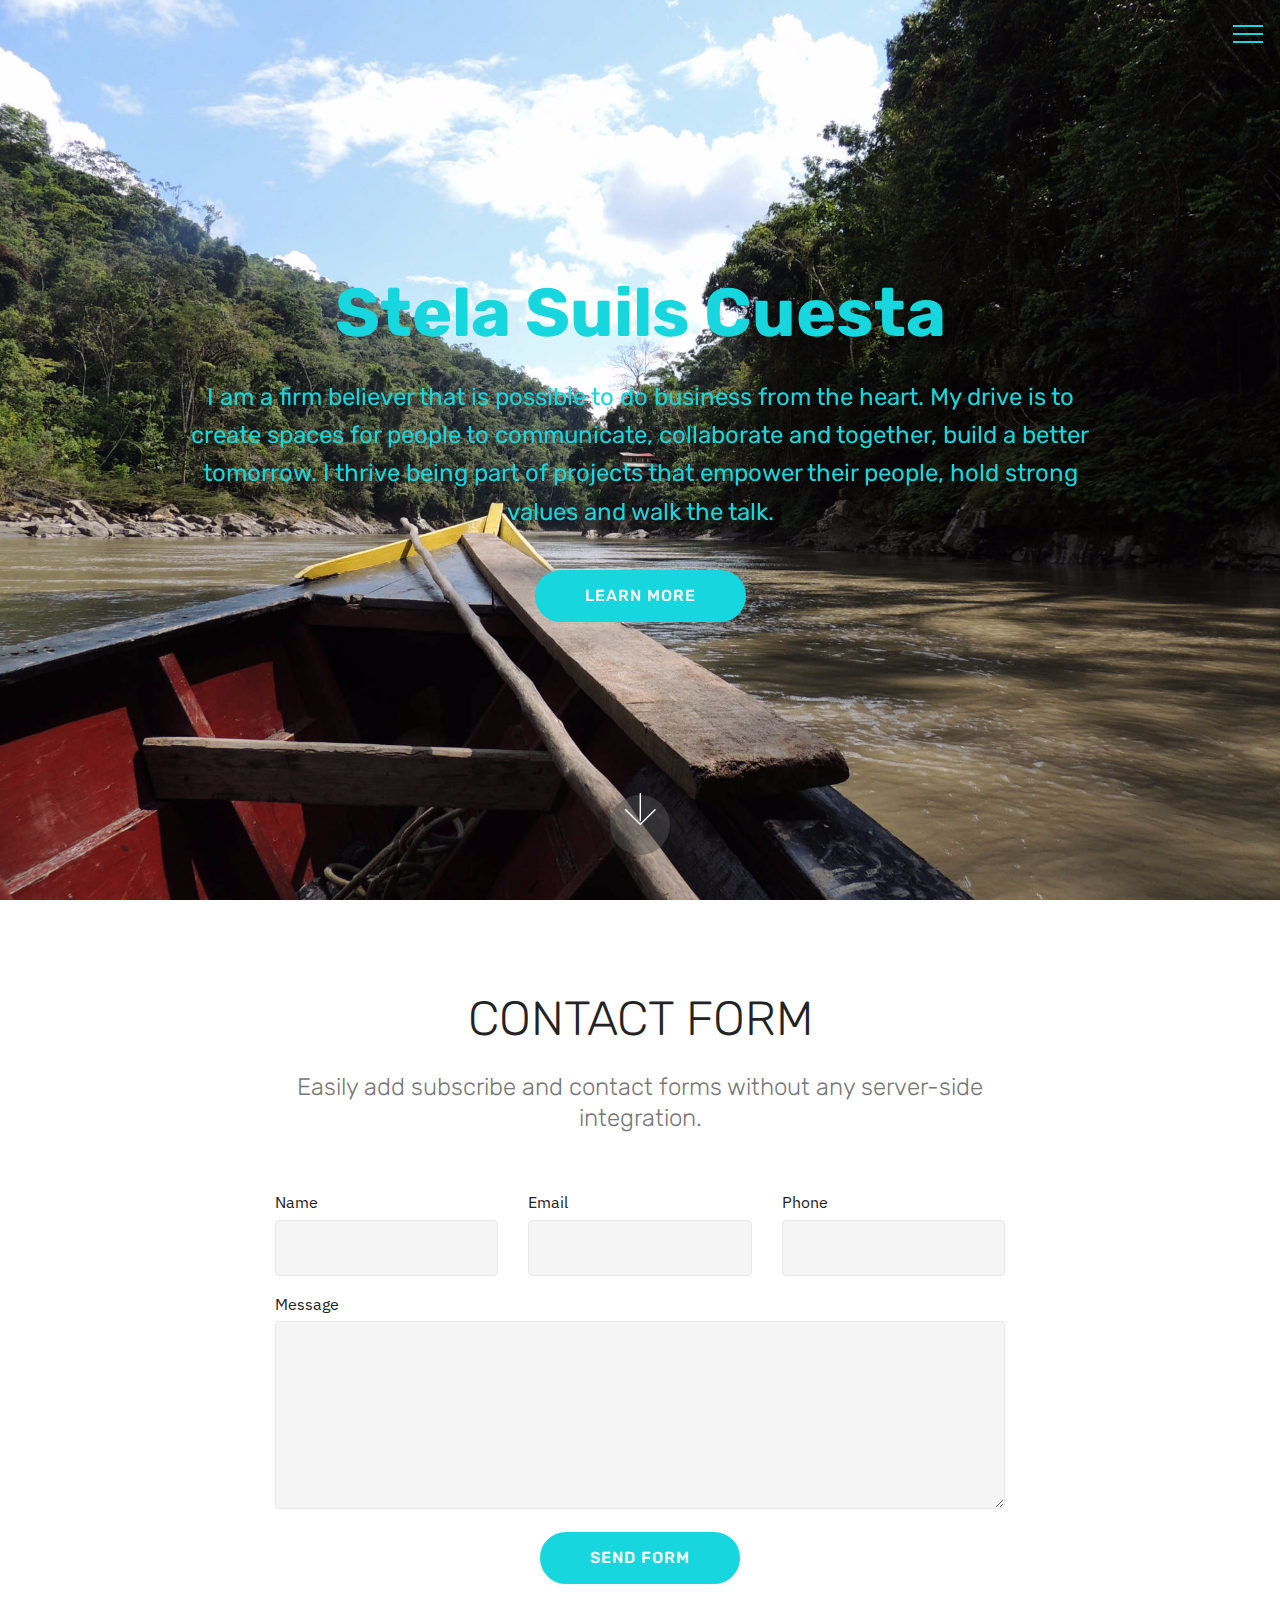
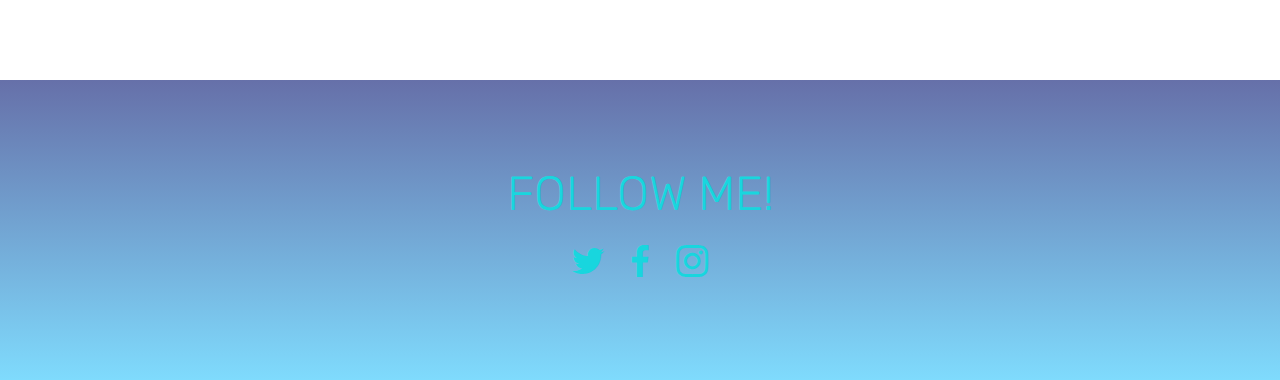
<file: index.html>
<!DOCTYPE html>
<html  >
<head>
  <!-- Site made with Mobirise Website Builder v4.9.7, https://mobirise.com -->
  <meta charset="UTF-8">
  <meta http-equiv="X-UA-Compatible" content="IE=edge">
  <meta name="generator" content="Mobirise v4.9.7, mobirise.com">
  <meta name="viewport" content="width=device-width, initial-scale=1, minimum-scale=1">
  <link rel="shortcut icon" href="assets/images/logo2.png" type="image/x-icon">
  <meta name="description" content="">
  
  <title>Home</title>
  <link rel="stylesheet" href="assets/web/assets/mobirise-icons/mobirise-icons.css">
  <link rel="stylesheet" href="assets/tether/tether.min.css">
  <link rel="stylesheet" href="assets/bootstrap/css/bootstrap.min.css">
  <link rel="stylesheet" href="assets/bootstrap/css/bootstrap-grid.min.css">
  <link rel="stylesheet" href="assets/bootstrap/css/bootstrap-reboot.min.css">
  <link rel="stylesheet" href="assets/dropdown/css/style.css">
  <link rel="stylesheet" href="assets/socicon/css/styles.css">
  <link rel="stylesheet" href="assets/theme/css/style.css">
  <link rel="stylesheet" href="assets/mobirise/css/mbr-additional.css" type="text/css">
  
  
  
</head>
<body>
  <section class="menu cid-qTkzRZLJNu" once="menu" id="menu1-0">

    

    <nav class="navbar navbar-expand beta-menu navbar-dropdown align-items-center navbar-fixed-top collapsed bg-color transparent">
        <button class="navbar-toggler navbar-toggler-right" type="button" data-toggle="collapse" data-target="#navbarSupportedContent" aria-controls="navbarSupportedContent" aria-expanded="false" aria-label="Toggle navigation">
            <div class="hamburger">
                <span></span>
                <span></span>
                <span></span>
                <span></span>
            </div>
        </button>
        <div class="menu-logo">
            <div class="navbar-brand">
                
                <span class="navbar-caption-wrap"><a class="navbar-caption text-white display-4" href="https://mobirise.com"></a></span>
            </div>
        </div>
        <div class="collapse navbar-collapse" id="navbarSupportedContent">
            
            
        </div>
    </nav>
</section>

<section class="engine"><a href="https://mobirise.info/x">free css templates</a></section><section class="cid-qTkA127IK8 mbr-fullscreen mbr-parallax-background" id="header2-1">

    

    

    <div class="container align-center">
        <div class="row justify-content-md-center">
            <div class="mbr-white col-md-10">
                <h1 class="mbr-section-title mbr-bold pb-3 mbr-fonts-style display-1">
                    Stela Suils Cuesta</h1>
                
                <p class="mbr-text pb-3 mbr-fonts-style display-5">
                    I am a firm believer that is possible
to do business from the heart. My
drive is to create spaces for people
to communicate, collaborate and
together, build a better tomorrow.
I thrive being part of projects that
empower their people, hold strong
values and walk the talk.
                </p>
                <div class="mbr-section-btn"><a class="btn btn-md btn-primary display-4" href="https://mobirise.com">LEARN MORE</a></div>
            </div>
        </div>
    </div>
    <div class="mbr-arrow hidden-sm-down" aria-hidden="true">
        <a href="#next">
            <i class="mbri-down mbr-iconfont"></i>
        </a>
    </div>
</section>

<section class="mbr-section form1 cid-rov7Ibyq70" id="form1-4">

    

    
    <div class="container">
        <div class="row justify-content-center">
            <div class="title col-12 col-lg-8">
                <h2 class="mbr-section-title align-center pb-3 mbr-fonts-style display-2">
                    CONTACT FORM
                </h2>
                <h3 class="mbr-section-subtitle align-center mbr-light pb-3 mbr-fonts-style display-5">
                    Easily add subscribe and contact forms without any server-side integration.
                </h3>
            </div>
        </div>
    </div>
    <div class="container">
        <div class="row justify-content-center">
            <div class="media-container-column col-lg-8" data-form-type="formoid">
                <!---Formbuilder Form--->
                <form action="https://mobirise.com/" method="POST" class="mbr-form form-with-styler" data-form-title="Mobirise Form"><input type="hidden" name="email" data-form-email="true" value="KxuMcGT0eyNnnsy6eXl+DS7PsvYX2gDf2K14wIU1J2cW2SawyHcs979wsPtxDcqXp95npHUjSarq3iY4/sjcZqisdZ0MSEmifQPmIo+YPrB798Eybop6UckSzw7teAh0">
                    <div class="row row-sm-offset">
                        <div hidden="hidden" data-form-alert="" class="alert alert-success col-12">Thanks for filling out the form!</div>
                        <div hidden="hidden" data-form-alert-danger="" class="alert alert-danger col-12">
                        </div>
                    </div>
                    <div class="dragArea row row-sm-offset">
                        <div class="col-md-4  form-group" data-for="name">
                            <label for="name-form1-4" class="form-control-label mbr-fonts-style display-7">Name</label>
                            <input type="text" name="name" data-form-field="Name" required="required" class="form-control display-7" id="name-form1-4">
                        </div>
                        <div class="col-md-4  form-group" data-for="email">
                            <label for="email-form1-4" class="form-control-label mbr-fonts-style display-7">Email</label>
                            <input type="email" name="email" data-form-field="Email" required="required" class="form-control display-7" id="email-form1-4">
                        </div>
                        <div data-for="phone" class="col-md-4  form-group">
                            <label for="phone-form1-4" class="form-control-label mbr-fonts-style display-7">Phone</label>
                            <input type="tel" name="phone" data-form-field="Phone" class="form-control display-7" id="phone-form1-4">
                        </div>
                        <div data-for="message" class="col-md-12 form-group">
                            <label for="message-form1-4" class="form-control-label mbr-fonts-style display-7">Message</label>
                            <textarea name="message" data-form-field="Message" class="form-control display-7" id="message-form1-4"></textarea>
                        </div>
                        <div class="col-md-12 input-group-btn align-center"><button type="submit" class="btn btn-primary btn-form display-4">SEND FORM</button></div>
                    </div>
                </form><!---Formbuilder Form--->
            </div>
        </div>
    </div>
</section>

<section class="cid-rov7P9zbZ4" id="social-buttons2-5">

    

    

    <div class="container">
        <div class="media-container-row">
            <div class="col-md-8 align-center">
                <h2 class="pb-3 mbr-fonts-style display-2">
                    FOLLOW ME!
                </h2>
                <div class="social-list pl-0 mb-0">
                    <a href="https://twitter.com/mobirise" target="_blank">
                        <span class="px-2 mbr-iconfont mbr-iconfont-social socicon-twitter socicon" style="color: rgb(24, 214, 222); fill: rgb(24, 214, 222);"></span>
                    </a>
                    <a href="https://www.facebook.com/pages/Mobirise/1616226671953247" target="_blank">
                        <span class="px-2 mbr-iconfont mbr-iconfont-social socicon-facebook socicon" style="color: rgb(24, 214, 222); fill: rgb(24, 214, 222);"></span>
                    </a>
                    <a href="https://instagram.com/mobirise" target="_blank">
                        <span class="px-2 mbr-iconfont mbr-iconfont-social socicon-instagram socicon" style="color: rgb(24, 214, 222); fill: rgb(24, 214, 222);"></span>
                    </a>
                    <a href="https://www.youtube.com/c/mobirise" target="_blank">
                        
                    </a>
                    <a href="https://plus.google.com/u/0/+Mobirise" target="_blank">
                        
                    </a>
                    <a href="https://www.behance.net/Mobirise" target="_blank">
                        
                    </a>
                </div>
            </div>
        </div>
    </div>
</section>


  <script src="assets/web/assets/jquery/jquery.min.js"></script>
  <script src="assets/popper/popper.min.js"></script>
  <script src="assets/tether/tether.min.js"></script>
  <script src="assets/bootstrap/js/bootstrap.min.js"></script>
  <script src="assets/smoothscroll/smooth-scroll.js"></script>
  <script src="assets/dropdown/js/script.min.js"></script>
  <script src="assets/touchswipe/jquery.touch-swipe.min.js"></script>
  <script src="assets/parallax/jarallax.min.js"></script>
  <script src="assets/sociallikes/social-likes.js"></script>
  <script src="assets/theme/js/script.js"></script>
  <script src="assets/formoid/formoid.min.js"></script>
  
  
</body>
</html>
</file>
<file: page1.html>
<!DOCTYPE html>
<html  >
<head>
  <!-- Site made with Mobirise Website Builder v4.9.7, https://mobirise.com -->
  <meta charset="UTF-8">
  <meta http-equiv="X-UA-Compatible" content="IE=edge">
  <meta name="generator" content="Mobirise v4.9.7, mobirise.com">
  <meta name="viewport" content="width=device-width, initial-scale=1, minimum-scale=1">
  <link rel="shortcut icon" href="assets/images/logo2.png" type="image/x-icon">
  <meta name="description" content="Website Creator Description">
  
  <title>Blog</title>
  <link rel="stylesheet" href="assets/web/assets/mobirise-icons/mobirise-icons.css">
  <link rel="stylesheet" href="assets/tether/tether.min.css">
  <link rel="stylesheet" href="assets/bootstrap/css/bootstrap.min.css">
  <link rel="stylesheet" href="assets/bootstrap/css/bootstrap-grid.min.css">
  <link rel="stylesheet" href="assets/bootstrap/css/bootstrap-reboot.min.css">
  <link rel="stylesheet" href="assets/dropdown/css/style.css">
  <link rel="stylesheet" href="assets/theme/css/style.css">
  <link rel="stylesheet" href="assets/mobirise/css/mbr-additional.css" type="text/css">
  
  
  
</head>
<body>
  <section class="menu cid-qTkzRZLJNu" once="menu" id="menu1-6">

    

    <nav class="navbar navbar-expand beta-menu navbar-dropdown align-items-center navbar-fixed-top collapsed bg-color transparent">
        <button class="navbar-toggler navbar-toggler-right" type="button" data-toggle="collapse" data-target="#navbarSupportedContent" aria-controls="navbarSupportedContent" aria-expanded="false" aria-label="Toggle navigation">
            <div class="hamburger">
                <span></span>
                <span></span>
                <span></span>
                <span></span>
            </div>
        </button>
        <div class="menu-logo">
            <div class="navbar-brand">
                
                <span class="navbar-caption-wrap"><a class="navbar-caption text-white display-4" href="https://mobirise.com"></a></span>
            </div>
        </div>
        <div class="collapse navbar-collapse" id="navbarSupportedContent">
            
            
        </div>
    </nav>
</section>


  <section class="engine"><a href="https://mobirise.info/e">make your own website</a></section><script src="assets/web/assets/jquery/jquery.min.js"></script>
  <script src="assets/popper/popper.min.js"></script>
  <script src="assets/tether/tether.min.js"></script>
  <script src="assets/bootstrap/js/bootstrap.min.js"></script>
  <script src="assets/smoothscroll/smooth-scroll.js"></script>
  <script src="assets/dropdown/js/script.min.js"></script>
  <script src="assets/touchswipe/jquery.touch-swipe.min.js"></script>
  <script src="assets/theme/js/script.js"></script>
  
  
</body>
</html>
</file>
<file: page2.html>
<!DOCTYPE html>
<html  >
<head>
  <!-- Site made with Mobirise Website Builder v4.9.7, https://mobirise.com -->
  <meta charset="UTF-8">
  <meta http-equiv="X-UA-Compatible" content="IE=edge">
  <meta name="generator" content="Mobirise v4.9.7, mobirise.com">
  <meta name="viewport" content="width=device-width, initial-scale=1, minimum-scale=1">
  <link rel="shortcut icon" href="assets/images/logo2.png" type="image/x-icon">
  <meta name="description" content="Web Site Builder Description">
  
  <title>My work</title>
  <link rel="stylesheet" href="assets/web/assets/mobirise-icons/mobirise-icons.css">
  <link rel="stylesheet" href="assets/tether/tether.min.css">
  <link rel="stylesheet" href="assets/bootstrap/css/bootstrap.min.css">
  <link rel="stylesheet" href="assets/bootstrap/css/bootstrap-grid.min.css">
  <link rel="stylesheet" href="assets/bootstrap/css/bootstrap-reboot.min.css">
  <link rel="stylesheet" href="assets/dropdown/css/style.css">
  <link rel="stylesheet" href="assets/theme/css/style.css">
  <link rel="stylesheet" href="assets/mobirise/css/mbr-additional.css" type="text/css">
  
  
  
</head>
<body>
  <section class="menu cid-qTkzRZLJNu" once="menu" id="menu1-7">

    

    <nav class="navbar navbar-expand beta-menu navbar-dropdown align-items-center navbar-fixed-top collapsed bg-color transparent">
        <button class="navbar-toggler navbar-toggler-right" type="button" data-toggle="collapse" data-target="#navbarSupportedContent" aria-controls="navbarSupportedContent" aria-expanded="false" aria-label="Toggle navigation">
            <div class="hamburger">
                <span></span>
                <span></span>
                <span></span>
                <span></span>
            </div>
        </button>
        <div class="menu-logo">
            <div class="navbar-brand">
                
                <span class="navbar-caption-wrap"><a class="navbar-caption text-white display-4" href="https://mobirise.com"></a></span>
            </div>
        </div>
        <div class="collapse navbar-collapse" id="navbarSupportedContent">
            
            
        </div>
    </nav>
</section>


  <section class="engine"><a href="https://mobirise.info/z">best free css templates</a></section><script src="assets/web/assets/jquery/jquery.min.js"></script>
  <script src="assets/popper/popper.min.js"></script>
  <script src="assets/tether/tether.min.js"></script>
  <script src="assets/bootstrap/js/bootstrap.min.js"></script>
  <script src="assets/smoothscroll/smooth-scroll.js"></script>
  <script src="assets/dropdown/js/script.min.js"></script>
  <script src="assets/touchswipe/jquery.touch-swipe.min.js"></script>
  <script src="assets/theme/js/script.js"></script>
  
  
</body>
</html>
</file>
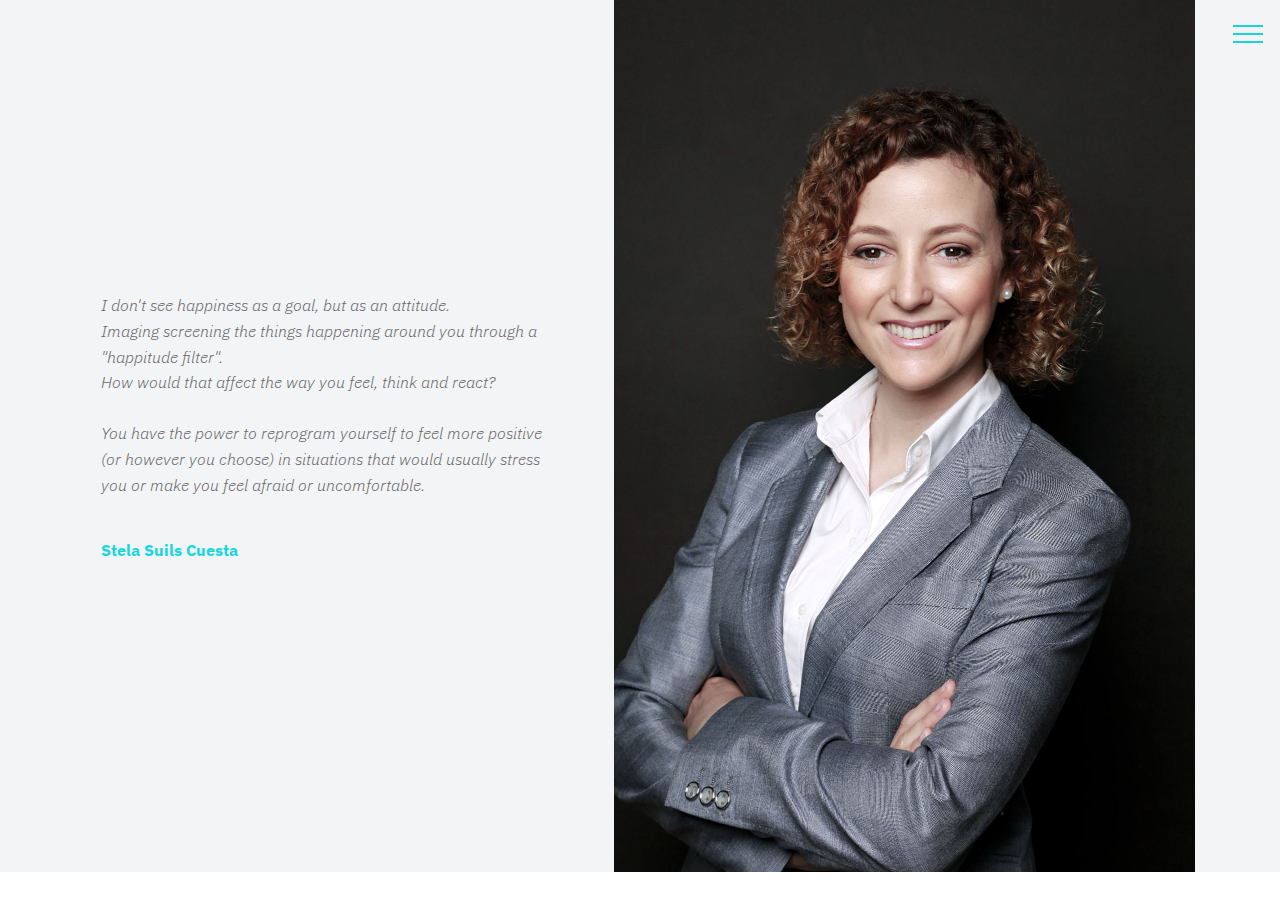
<file: page3.html>
<!DOCTYPE html>
<html  >
<head>
  <!-- Site made with Mobirise Website Builder v4.9.7, https://mobirise.com -->
  <meta charset="UTF-8">
  <meta http-equiv="X-UA-Compatible" content="IE=edge">
  <meta name="generator" content="Mobirise v4.9.7, mobirise.com">
  <meta name="viewport" content="width=device-width, initial-scale=1, minimum-scale=1">
  <link rel="shortcut icon" href="assets/images/logo2.png" type="image/x-icon">
  <meta name="description" content="Happines is an attitude">
  
  <title>My Phylosophy: happitude</title>
  <link rel="stylesheet" href="assets/web/assets/mobirise-icons/mobirise-icons.css">
  <link rel="stylesheet" href="assets/tether/tether.min.css">
  <link rel="stylesheet" href="assets/bootstrap/css/bootstrap.min.css">
  <link rel="stylesheet" href="assets/bootstrap/css/bootstrap-grid.min.css">
  <link rel="stylesheet" href="assets/bootstrap/css/bootstrap-reboot.min.css">
  <link rel="stylesheet" href="assets/dropdown/css/style.css">
  <link rel="stylesheet" href="assets/theme/css/style.css">
  <link rel="stylesheet" href="assets/mobirise/css/mbr-additional.css" type="text/css">
  
  
  
</head>
<body>
  <section class="menu cid-qTkzRZLJNu" once="menu" id="menu1-8">

    

    <nav class="navbar navbar-expand beta-menu navbar-dropdown align-items-center navbar-fixed-top collapsed bg-color transparent">
        <button class="navbar-toggler navbar-toggler-right" type="button" data-toggle="collapse" data-target="#navbarSupportedContent" aria-controls="navbarSupportedContent" aria-expanded="false" aria-label="Toggle navigation">
            <div class="hamburger">
                <span></span>
                <span></span>
                <span></span>
                <span></span>
            </div>
        </button>
        <div class="menu-logo">
            <div class="navbar-brand">
                
                <span class="navbar-caption-wrap"><a class="navbar-caption text-white display-4" href="https://mobirise.com"></a></span>
            </div>
        </div>
        <div class="collapse navbar-collapse" id="navbarSupportedContent">
            
            
        </div>
    </nav>
</section>

<section class="engine"><a href="https://mobirise.info">Mobirise</a></section><section class="testimonials3 cid-rov8kj5w7D" id="testimonials3-9">

    

    

    <div class="container">
        <div class="media-container-row">
            <div class="media-content px-3 align-self-center mbr-white py-2">
                <p class="mbr-text testimonial-text mbr-fonts-style display-7">
                   I don't see happiness as a goal, but as an attitude. <br>Imaging screening the things happening around you through a "happitude filter". <br>How would that affect the way you feel, think and react?<br><br>You have the power to reprogram yourself to feel more positive (or however you choose) in situations that would usually stress you or make you feel afraid or uncomfortable.&nbsp;<br></p>
                <p class="mbr-author-name pt-4 mb-2 mbr-fonts-style display-7">
                   Stela Suils Cuesta</p>
                <p class="mbr-author-desc mbr-fonts-style display-7"></p>
            </div>

            <div class="mbr-figure pl-lg-5" style="width: 130%;">
              <img src="assets/images/-mg-296-1162x1743.jpg" alt="" title="">
            </div>
        </div>
    </div>
</section>


  <script src="assets/web/assets/jquery/jquery.min.js"></script>
  <script src="assets/popper/popper.min.js"></script>
  <script src="assets/tether/tether.min.js"></script>
  <script src="assets/bootstrap/js/bootstrap.min.js"></script>
  <script src="assets/smoothscroll/smooth-scroll.js"></script>
  <script src="assets/dropdown/js/script.min.js"></script>
  <script src="assets/touchswipe/jquery.touch-swipe.min.js"></script>
  <script src="assets/theme/js/script.js"></script>
  
  
</body>
</html>
</file>
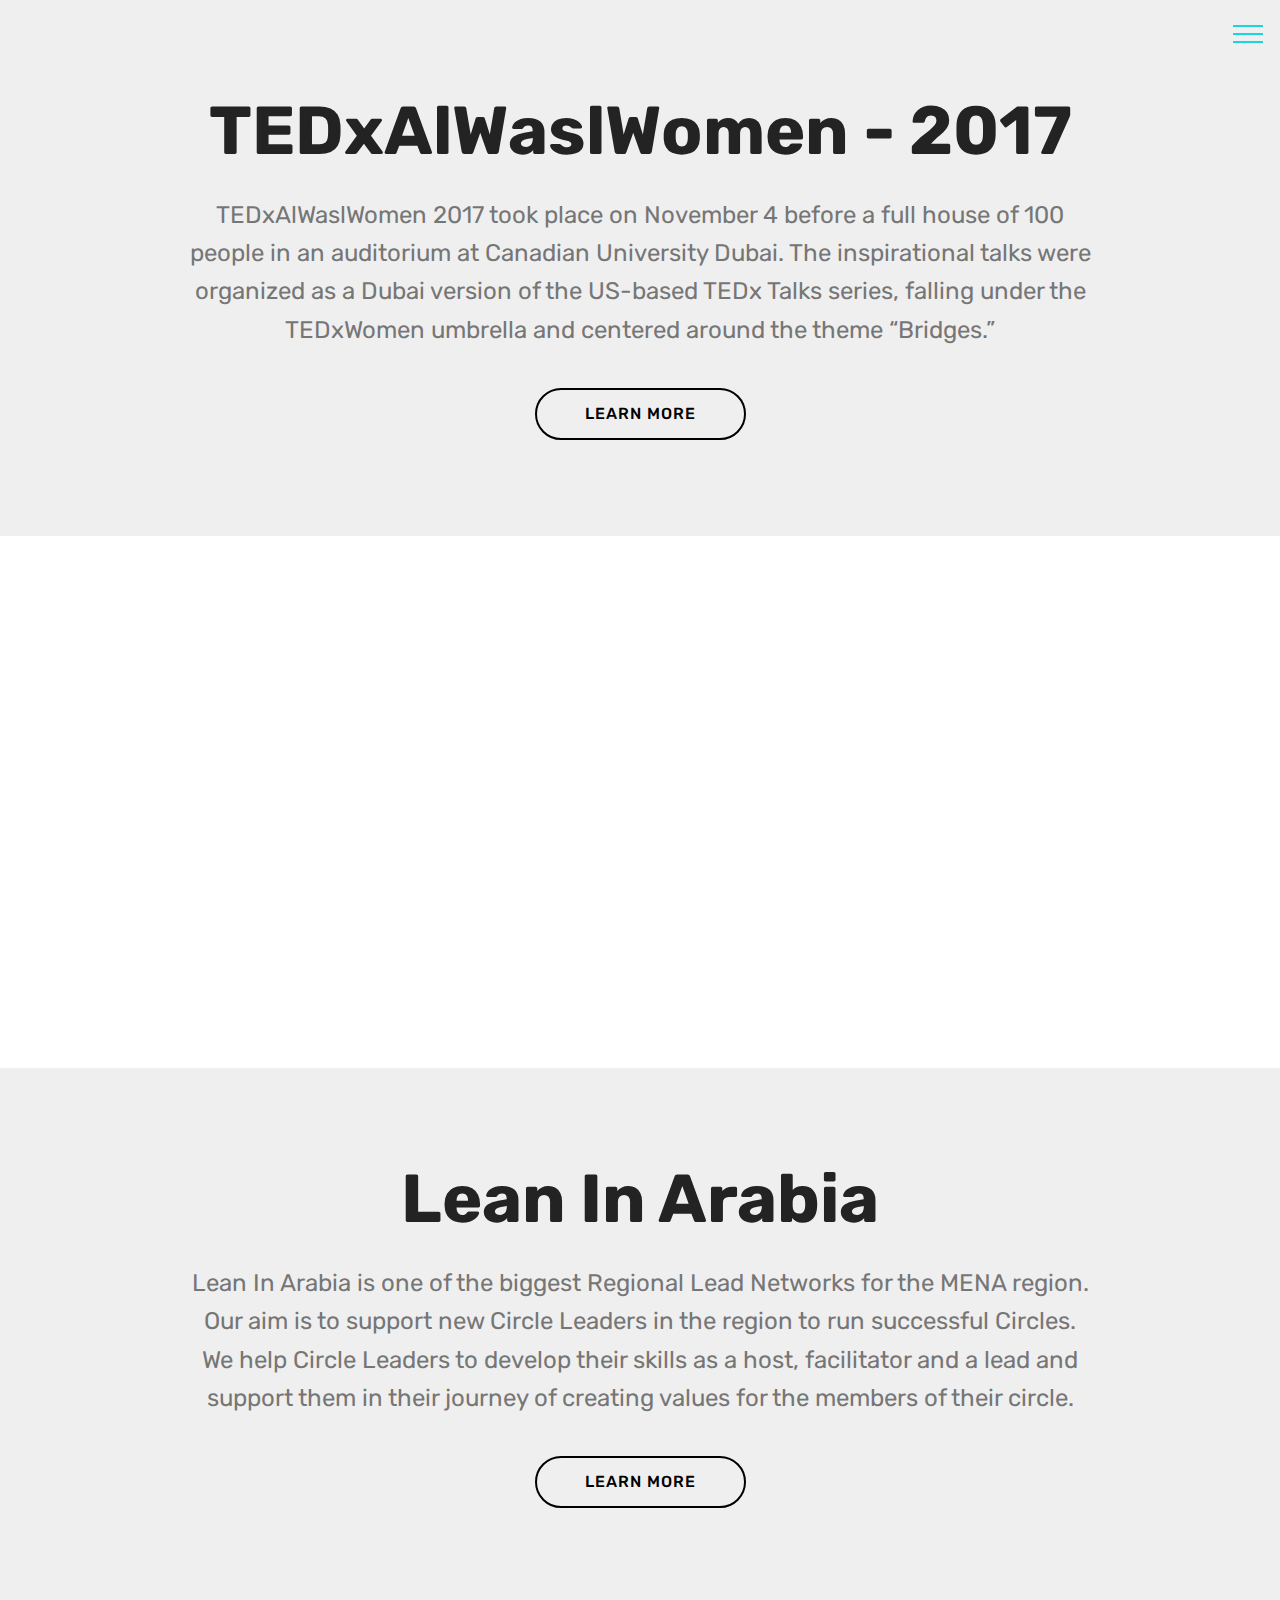
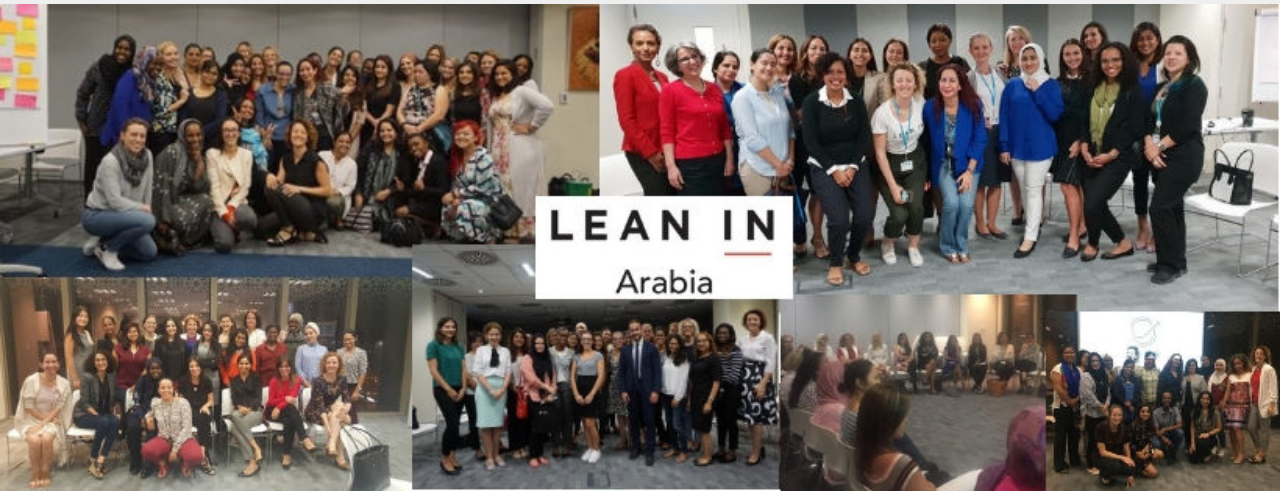
<file: page4.html>
<!DOCTYPE html>
<html  >
<head>
  <!-- Site made with Mobirise Website Builder v4.9.7, https://mobirise.com -->
  <meta charset="UTF-8">
  <meta http-equiv="X-UA-Compatible" content="IE=edge">
  <meta name="generator" content="Mobirise v4.9.7, mobirise.com">
  <meta name="viewport" content="width=device-width, initial-scale=1, minimum-scale=1">
  <link rel="shortcut icon" href="assets/images/logo2.png" type="image/x-icon">
  <meta name="description" content="Website Generator Description">
  
  <title>What I like to do</title>
  <link rel="stylesheet" href="assets/web/assets/mobirise-icons/mobirise-icons.css">
  <link rel="stylesheet" href="assets/tether/tether.min.css">
  <link rel="stylesheet" href="assets/bootstrap/css/bootstrap.min.css">
  <link rel="stylesheet" href="assets/bootstrap/css/bootstrap-grid.min.css">
  <link rel="stylesheet" href="assets/bootstrap/css/bootstrap-reboot.min.css">
  <link rel="stylesheet" href="assets/dropdown/css/style.css">
  <link rel="stylesheet" href="assets/theme/css/style.css">
  <link rel="stylesheet" href="assets/mobirise/css/mbr-additional.css" type="text/css">
  
  
  
</head>
<body>
  <section class="menu cid-qTkzRZLJNu" once="menu" id="menu1-a">

    

    <nav class="navbar navbar-expand beta-menu navbar-dropdown align-items-center navbar-fixed-top collapsed bg-color transparent">
        <button class="navbar-toggler navbar-toggler-right" type="button" data-toggle="collapse" data-target="#navbarSupportedContent" aria-controls="navbarSupportedContent" aria-expanded="false" aria-label="Toggle navigation">
            <div class="hamburger">
                <span></span>
                <span></span>
                <span></span>
                <span></span>
            </div>
        </button>
        <div class="menu-logo">
            <div class="navbar-brand">
                
                <span class="navbar-caption-wrap"><a class="navbar-caption text-white display-4" href="https://mobirise.com"></a></span>
            </div>
        </div>
        <div class="collapse navbar-collapse" id="navbarSupportedContent">
            
            
        </div>
    </nav>
</section>

<section class="engine"><a href="https://mobirise.info/b">create your own website for free</a></section><section class="header1 cid-rovd1Tzy4C" id="header16-c">

    

    

    <div class="container">
        <div class="row justify-content-md-center">
            <div class="col-md-10 align-center">
                <h1 class="mbr-section-title mbr-bold pb-3 mbr-fonts-style display-1">
                    TEDxAlWaslWomen - 2017</h1>
                
                <p class="mbr-text pb-3 mbr-fonts-style display-5">TEDxAlWaslWomen 2017 took place on November 4 before a full house of 100 people in an auditorium at Canadian University Dubai. The inspirational talks were organized as a Dubai version of the US-based TEDx Talks series, falling under the TEDxWomen umbrella and centered around the theme “Bridges.”</p>
                <div class="mbr-section-btn"><a class="btn btn-md btn-black-outline display-4" href="https://www.tedxalwaslwomen.com/" target="_blank">LEARN MORE</a></div>
            </div>
        </div>
    </div>

</section>

<section class="cid-rovcIYqWSg" id="video1-b">

    
    
    <figure class="mbr-figure align-center container">
        <div class="video-block" style="width: 66%;">
            <div><iframe class="mbr-embedded-video" src="https://www.youtube.com/embed/bMe19IvJ6yA?rel=0&amp;amp;showinfo=0&amp;autoplay=0&amp;loop=0" width="1280" height="720" frameborder="0" allowfullscreen></iframe></div>
        </div>
    </figure>
</section>

<section class="header1 cid-rovdRh5vPn" id="header16-d">

    

    

    <div class="container">
        <div class="row justify-content-md-center">
            <div class="col-md-10 align-center">
                <h1 class="mbr-section-title mbr-bold pb-3 mbr-fonts-style display-1">
                    Lean In Arabia</h1>
                
                <p class="mbr-text pb-3 mbr-fonts-style display-5">
                    Lean In Arabia is one of the biggest Regional Lead Networks for the MENA region. Our aim is to support new Circle Leaders in the region to run successful Circles. <br>We help Circle Leaders to develop their skills as a host, facilitator and a lead and support them in their journey of creating values for the members of their circle.
                </p>
                <div class="mbr-section-btn"><a class="btn btn-md btn-black-outline display-4" href="https://leanin.org/circles-network/leanin-arabia" target="_blank">LEARN MORE</a></div>
            </div>
        </div>
    </div>

</section>

<section class="cid-roveNn68vo" id="image2-f">

    

    <figure class="mbr-figure">
        <div class="image-block" style="width: 100%;">
            <img src="assets/images/copy-of-lean-in-1-820x312.jpg" alt="Mobirise" title="">
            
        </div>
    </figure>
</section>


  <script src="assets/web/assets/jquery/jquery.min.js"></script>
  <script src="assets/popper/popper.min.js"></script>
  <script src="assets/tether/tether.min.js"></script>
  <script src="assets/bootstrap/js/bootstrap.min.js"></script>
  <script src="assets/smoothscroll/smooth-scroll.js"></script>
  <script src="assets/dropdown/js/script.min.js"></script>
  <script src="assets/touchswipe/jquery.touch-swipe.min.js"></script>
  <script src="assets/theme/js/script.js"></script>
  
  
</body>
</html>
</file>
<file: assets/web/assets/mobirise-icons/mobirise-icons.css>
@font-face {
  font-family: 'MobiriseIcons';
  src:  url('mobirise-icons.eot?spat4u');
  src:  url('mobirise-icons.eot?spat4u#iefix') format('embedded-opentype'),
    url('mobirise-icons.ttf?spat4u') format('truetype'),
    url('mobirise-icons.woff?spat4u') format('woff'),
    url('mobirise-icons.svg?spat4u#MobiriseIcons') format('svg');
  font-weight: normal;
  font-style: normal;
}

[class^="mbri-"], [class*=" mbri-"] {
  /* use !important to prevent issues with browser extensions that change fonts */
  font-family: MobiriseIcons !important;
  speak: none;
  font-style: normal;
  font-weight: normal;
  font-variant: normal;
  text-transform: none;
  line-height: 1;

  /* Better Font Rendering =========== */
  -webkit-font-smoothing: antialiased;
  -moz-osx-font-smoothing: grayscale;
}

.mbri-add-submenu:before {
  content: "\e900";
}
.mbri-alert:before {
  content: "\e901";
}
.mbri-align-center:before {
  content: "\e902";
}
.mbri-align-justify:before {
  content: "\e903";
}
.mbri-align-left:before {
  content: "\e904";
}
.mbri-align-right:before {
  content: "\e905";
}
.mbri-android:before {
  content: "\e906";
}
.mbri-apple:before {
  content: "\e907";
}
.mbri-arrow-down:before {
  content: "\e908";
}
.mbri-arrow-next:before {
  content: "\e909";
}
.mbri-arrow-prev:before {
  content: "\e90a";
}
.mbri-arrow-up:before {
  content: "\e90b";
}
.mbri-bold:before {
  content: "\e90c";
}
.mbri-bookmark:before {
  content: "\e90d";
}
.mbri-bootstrap:before {
  content: "\e90e";
}
.mbri-briefcase:before {
  content: "\e90f";
}
.mbri-browse:before {
  content: "\e910";
}
.mbri-bulleted-list:before {
  content: "\e911";
}
.mbri-calendar:before {
  content: "\e912";
}
.mbri-camera:before {
  content: "\e913";
}
.mbri-cart-add:before {
  content: "\e914";
}
.mbri-cart-full:before {
  content: "\e915";
}
.mbri-cash:before {
  content: "\e916";
}
.mbri-change-style:before {
  content: "\e917";
}
.mbri-chat:before {
  content: "\e918";
}
.mbri-clock:before {
  content: "\e919";
}
.mbri-close:before {
  content: "\e91a";
}
.mbri-cloud:before {
  content: "\e91b";
}
.mbri-code:before {
  content: "\e91c";
}
.mbri-contact-form:before {
  content: "\e91d";
}
.mbri-credit-card:before {
  content: "\e91e";
}
.mbri-cursor-click:before {
  content: "\e91f";
}
.mbri-cust-feedback:before {
  content: "\e920";
}
.mbri-database:before {
  content: "\e921";
}
.mbri-delivery:before {
  content: "\e922";
}
.mbri-desktop:before {
  content: "\e923";
}
.mbri-devices:before {
  content: "\e924";
}
.mbri-down:before {
  content: "\e925";
}
.mbri-download:before {
  content: "\e989";
}
.mbri-drag-n-drop:before {
  content: "\e927";
}
.mbri-drag-n-drop2:before {
  content: "\e928";
}
.mbri-edit:before {
  content: "\e929";
}
.mbri-edit2:before {
  content: "\e92a";
}
.mbri-error:before {
  content: "\e92b";
}
.mbri-extension:before {
  content: "\e92c";
}
.mbri-features:before {
  content: "\e92d";
}
.mbri-file:before {
  content: "\e92e";
}
.mbri-flag:before {
  content: "\e92f";
}
.mbri-folder:before {
  content: "\e930";
}
.mbri-gift:before {
  content: "\e931";
}
.mbri-github:before {
  content: "\e932";
}
.mbri-globe:before {
  content: "\e933";
}
.mbri-globe-2:before {
  content: "\e934";
}
.mbri-growing-chart:before {
  content: "\e935";
}
.mbri-hearth:before {
  content: "\e936";
}
.mbri-help:before {
  content: "\e937";
}
.mbri-home:before {
  content: "\e938";
}
.mbri-hot-cup:before {
  content: "\e939";
}
.mbri-idea:before {
  content: "\e93a";
}
.mbri-image-gallery:before {
  content: "\e93b";
}
.mbri-image-slider:before {
  content: "\e93c";
}
.mbri-info:before {
  content: "\e93d";
}
.mbri-italic:before {
  content: "\e93e";
}
.mbri-key:before {
  content: "\e93f";
}
.mbri-laptop:before {
  content: "\e940";
}
.mbri-layers:before {
  content: "\e941";
}
.mbri-left-right:before {
  content: "\e942";
}
.mbri-left:before {
  content: "\e943";
}
.mbri-letter:before {
  content: "\e944";
}
.mbri-like:before {
  content: "\e945";
}
.mbri-link:before {
  content: "\e946";
}
.mbri-lock:before {
  content: "\e947";
}
.mbri-login:before {
  content: "\e948";
}
.mbri-logout:before {
  content: "\e949";
}
.mbri-magic-stick:before {
  content: "\e94a";
}
.mbri-map-pin:before {
  content: "\e94b";
}
.mbri-menu:before {
  content: "\e94c";
}
.mbri-mobile:before {
  content: "\e94d";
}
.mbri-mobile2:before {
  content: "\e94e";
}
.mbri-mobirise:before {
  content: "\e94f";
}
.mbri-more-horizontal:before {
  content: "\e950";
}
.mbri-more-vertical:before {
  content: "\e951";
}
.mbri-music:before {
  content: "\e952";
}
.mbri-new-file:before {
  content: "\e953";
}
.mbri-numbered-list:before {
  content: "\e954";
}
.mbri-opened-folder:before {
  content: "\e955";
}
.mbri-pages:before {
  content: "\e956";
}
.mbri-paper-plane:before {
  content: "\e957";
}
.mbri-paperclip:before {
  content: "\e958";
}
.mbri-photo:before {
  content: "\e959";
}
.mbri-photos:before {
  content: "\e95a";
}
.mbri-pin:before {
  content: "\e95b";
}
.mbri-play:before {
  content: "\e95c";
}
.mbri-plus:before {
  content: "\e95d";
}
.mbri-preview:before {
  content: "\e95e";
}
.mbri-print:before {
  content: "\e95f";
}
.mbri-protect:before {
  content: "\e960";
}
.mbri-question:before {
  content: "\e961";
}
.mbri-quote-left:before {
  content: "\e962";
}
.mbri-quote-right:before {
  content: "\e963";
}
.mbri-refresh:before {
  content: "\e964";
}
.mbri-responsive:before {
  content: "\e965";
}
.mbri-right:before {
  content: "\e966";
}
.mbri-rocket:before {
  content: "\e967";
}
.mbri-sad-face:before {
  content: "\e968";
}
.mbri-sale:before {
  content: "\e969";
}
.mbri-save:before {
  content: "\e96a";
}
.mbri-search:before {
  content: "\e96b";
}
.mbri-setting:before {
  content: "\e96c";
}
.mbri-setting2:before {
  content: "\e96d";
}
.mbri-setting3:before {
  content: "\e96e";
}
.mbri-share:before {
  content: "\e96f";
}
.mbri-shopping-bag:before {
  content: "\e970";
}
.mbri-shopping-basket:before {
  content: "\e971";
}
.mbri-shopping-cart:before {
  content: "\e972";
}
.mbri-sites:before {
  content: "\e973";
}
.mbri-smile-face:before {
  content: "\e974";
}
.mbri-speed:before {
  content: "\e975";
}
.mbri-star:before {
  content: "\e976";
}
.mbri-success:before {
  content: "\e977";
}
.mbri-sun:before {
  content: "\e978";
}
.mbri-sun2:before {
  content: "\e979";
}
.mbri-tablet:before {
  content: "\e97a";
}
.mbri-tablet-vertical:before {
  content: "\e97b";
}
.mbri-target:before {
  content: "\e97c";
}
.mbri-timer:before {
  content: "\e97d";
}
.mbri-to-ftp:before {
  content: "\e97e";
}
.mbri-to-local-drive:before {
  content: "\e97f";
}
.mbri-touch-swipe:before {
  content: "\e980";
}
.mbri-touch:before {
  content: "\e981";
}
.mbri-trash:before {
  content: "\e982";
}
.mbri-underline:before {
  content: "\e983";
}
.mbri-unlink:before {
  content: "\e984";
}
.mbri-unlock:before {
  content: "\e985";
}
.mbri-up-down:before {
  content: "\e986";
}
.mbri-up:before {
  content: "\e987";
}
.mbri-update:before {
  content: "\e988";
}
.mbri-upload:before {
 content: "\e926"; 
}
.mbri-user:before {
  content: "\e98a";
}
.mbri-user2:before {
  content: "\e98b";
}
.mbri-users:before {
  content: "\e98c";
}
.mbri-video:before {
  content: "\e98d";
}
.mbri-video-play:before {
  content: "\e98e";
}
.mbri-watch:before {
  content: "\e98f";
}
.mbri-website-theme:before {
  content: "\e990";
}
.mbri-wifi:before {
  content: "\e991";
}
.mbri-windows:before {
  content: "\e992";
}
.mbri-zoom-out:before {
  content: "\e993";
}
.mbri-redo:before {
  content: "\e994";
}
.mbri-undo:before {
  content: "\e995";
}
</file>
<file: assets/dropdown/css/style.css>
.navbar-dropdown {
  left: 0;
  padding: 0;
  position: absolute;
  right: 0;
  top: 0;
  transition: all 0.45s ease;
  z-index: 1030;
  background: #282828; }
  .navbar-dropdown .navbar-logo {
    margin-right: 0.8rem;
    transition: margin 0.3s ease-in-out;
    vertical-align: middle; }
    .navbar-dropdown .navbar-logo img {
      height: 3.125rem;
      transition: all 0.3s ease-in-out; }
    .navbar-dropdown .navbar-logo.mbr-iconfont {
      font-size: 3.125rem;
      line-height: 3.125rem; }
  .navbar-dropdown .navbar-caption {
    font-weight: 700;
    white-space: normal;
    vertical-align: -4px;
    line-height: 3.125rem !important; }
    .navbar-dropdown .navbar-caption, .navbar-dropdown .navbar-caption:hover {
      color: inherit;
      text-decoration: none; }
  .navbar-dropdown .mbr-iconfont + .navbar-caption {
    vertical-align: -1px; }
  .navbar-dropdown.navbar-fixed-top {
    position: fixed; }
  .navbar-dropdown .navbar-brand span {
    vertical-align: -4px; }
  .navbar-dropdown.bg-color.transparent {
    background: none; }
  .navbar-dropdown.navbar-short .navbar-brand {
    padding: 0.625rem 0; }
    .navbar-dropdown.navbar-short .navbar-brand span {
      vertical-align: -1px; }
  .navbar-dropdown.navbar-short .navbar-caption {
    line-height: 2.375rem !important;
    vertical-align: -2px; }
  .navbar-dropdown.navbar-short .navbar-logo {
    margin-right: 0.5rem; }
    .navbar-dropdown.navbar-short .navbar-logo img {
      height: 2.375rem; }
    .navbar-dropdown.navbar-short .navbar-logo.mbr-iconfont {
      font-size: 2.375rem;
      line-height: 2.375rem; }
  .navbar-dropdown.navbar-short .mbr-table-cell {
    height: 3.625rem; }
  .navbar-dropdown .navbar-close {
    left: 0.6875rem;
    position: fixed;
    top: 0.75rem;
    z-index: 1000; }
  .navbar-dropdown .hamburger-icon {
    content: "";
    display: inline-block;
    vertical-align: middle;
    width: 16px;
    -webkit-box-shadow: 0 -6px 0 1px #282828,0 0 0 1px #282828,0 6px 0 1px #282828;
    -moz-box-shadow: 0 -6px 0 1px #282828,0 0 0 1px #282828,0 6px 0 1px #282828;
    box-shadow: 0 -6px 0 1px #282828,0 0 0 1px #282828,0 6px 0 1px #282828; }

.dropdown-menu .dropdown-toggle[data-toggle="dropdown-submenu"]::after {
  border-bottom: 0.35em solid transparent;
  border-left: 0.35em solid;
  border-right: 0;
  border-top: 0.35em solid transparent;
  margin-left: 0.3rem; }

.dropdown-menu .dropdown-item:focus {
  outline: 0; }

.nav-dropdown {
  font-size: 0.75rem;
  font-weight: 500;
  height: auto !important; }
  .nav-dropdown .nav-btn {
    padding-left: 1rem; }
  .nav-dropdown .link {
    margin: .667em 1.667em;
    font-weight: 500;
    padding: 0;
    transition: color .2s ease-in-out; }
    .nav-dropdown .link.dropdown-toggle {
      margin-right: 2.583em; }
      .nav-dropdown .link.dropdown-toggle::after {
        margin-left: .25rem;
        border-top: 0.35em solid;
        border-right: 0.35em solid transparent;
        border-left: 0.35em solid transparent;
        border-bottom: 0; }
      .nav-dropdown .link.dropdown-toggle[aria-expanded="true"] {
        margin: 0;
        padding: 0.667em 3.263em  0.667em 1.667em; }
  .nav-dropdown .link::after,
  .nav-dropdown .dropdown-item::after {
    color: inherit; }
  .nav-dropdown .btn {
    font-size: 0.75rem;
    font-weight: 700;
    letter-spacing: 0;
    margin-bottom: 0;
    padding-left: 1.25rem;
    padding-right: 1.25rem; }
  .nav-dropdown .dropdown-menu {
    border-radius: 0;
    border: 0;
    left: 0;
    margin: 0;
    padding-bottom: 1.25rem;
    padding-top: 1.25rem;
    position: relative; }
  .nav-dropdown .dropdown-submenu {
    margin-left: 0.125rem;
    top: 0; }
  .nav-dropdown .dropdown-item {
    font-weight: 500;
    line-height: 2;
    padding: 0.3846em 4.615em 0.3846em 1.5385em;
    position: relative;
    transition: color .2s ease-in-out, background-color .2s ease-in-out; }
    .nav-dropdown .dropdown-item::after {
      margin-top: -0.3077em;
      position: absolute;
      right: 1.1538em;
      top: 50%; }
    .nav-dropdown .dropdown-item:focus, .nav-dropdown .dropdown-item:hover {
      background: none; }

@media (max-width: 767px) {
  .nav-dropdown.navbar-toggleable-sm {
    bottom: 0;
    display: none;
    left: 0;
    overflow-x: hidden;
    position: fixed;
    top: 0;
    transform: translateX(-100%);
    -ms-transform: translateX(-100%);
    -webkit-transform: translateX(-100%);
    width: 18.75rem;
    z-index: 999; } }
.nav-dropdown.navbar-toggleable-xl {
  bottom: 0;
  display: none;
  left: 0;
  overflow-x: hidden;
  position: fixed;
  top: 0;
  transform: translateX(-100%);
  -ms-transform: translateX(-100%);
  -webkit-transform: translateX(-100%);
  width: 18.75rem;
  z-index: 999; }

.nav-dropdown-sm {
  display: block !important;
  overflow-x: hidden;
  overflow: auto;
  padding-top: 3.875rem; }
  .nav-dropdown-sm::after {
    content: "";
    display: block;
    height: 3rem;
    width: 100%; }
  .nav-dropdown-sm.collapse.in ~ .navbar-close {
    display: block !important; }
  .nav-dropdown-sm.collapsing, .nav-dropdown-sm.collapse.in {
    transform: translateX(0);
    -ms-transform: translateX(0);
    -webkit-transform: translateX(0);
    transition: all 0.25s ease-out;
    -webkit-transition: all 0.25s ease-out;
    background: #282828; }
  .nav-dropdown-sm.collapsing[aria-expanded="false"] {
    transform: translateX(-100%);
    -ms-transform: translateX(-100%);
    -webkit-transform: translateX(-100%); }
  .nav-dropdown-sm .nav-item {
    display: block;
    margin-left: 0 !important;
    padding-left: 0; }
  .nav-dropdown-sm .link,
  .nav-dropdown-sm .dropdown-item {
    border-top: 1px dotted rgba(255, 255, 255, 0.1);
    font-size: 0.8125rem;
    line-height: 1.6;
    margin: 0 !important;
    padding: 0.875rem 2.4rem 0.875rem 1.5625rem !important;
    position: relative;
    white-space: normal; }
    .nav-dropdown-sm .link:focus, .nav-dropdown-sm .link:hover,
    .nav-dropdown-sm .dropdown-item:focus,
    .nav-dropdown-sm .dropdown-item:hover {
      background: rgba(0, 0, 0, 0.2) !important;
      color: #c0a375; }
  .nav-dropdown-sm .nav-btn {
    position: relative;
    padding: 1.5625rem 1.5625rem 0 1.5625rem; }
    .nav-dropdown-sm .nav-btn::before {
      border-top: 1px dotted rgba(255, 255, 255, 0.1);
      content: "";
      left: 0;
      position: absolute;
      top: 0;
      width: 100%; }
    .nav-dropdown-sm .nav-btn + .nav-btn {
      padding-top: 0.625rem; }
      .nav-dropdown-sm .nav-btn + .nav-btn::before {
        display: none; }
  .nav-dropdown-sm .btn {
    padding: 0.625rem 0; }
  .nav-dropdown-sm .dropdown-toggle[data-toggle="dropdown-submenu"]::after {
    margin-left: .25rem;
    border-top: 0.35em solid;
    border-right: 0.35em solid transparent;
    border-left: 0.35em solid transparent;
    border-bottom: 0; }
  .nav-dropdown-sm .dropdown-toggle[data-toggle="dropdown-submenu"][aria-expanded="true"]::after {
    border-top: 0;
    border-right: 0.35em solid transparent;
    border-left: 0.35em solid transparent;
    border-bottom: 0.35em solid; }
  .nav-dropdown-sm .dropdown-menu {
    margin: 0;
    padding: 0;
    position: relative;
    top: 0;
    left: 0;
    width: 100%;
    border: 0;
    float: none;
    border-radius: 0;
    background: none; }
  .nav-dropdown-sm .dropdown-submenu {
    left: 100%;
    margin-left: 0.125rem;
    margin-top: -1.25rem;
    top: 0; }

.navbar-toggleable-sm .nav-dropdown .dropdown-menu {
  position: absolute; }

.navbar-toggleable-sm .nav-dropdown .dropdown-submenu {
  left: 100%;
  margin-left: 0.125rem;
  margin-top: -1.25rem;
  top: 0; }

.navbar-toggleable-sm.opened .nav-dropdown .dropdown-menu {
  position: relative; }

.navbar-toggleable-sm.opened .nav-dropdown .dropdown-submenu {
  left: 0;
  margin-left: 00rem;
  margin-top: 0rem;
  top: 0; }

.is-builder .nav-dropdown.collapsing {
  transition: none !important; }

/*# sourceMappingURL=style.css.map */
</file>
<file: assets/socicon/css/styles.css>
@charset "UTF-8";

@font-face {
  font-family: "socicon";
  src:url("../fonts/socicon.eot");
  src:url("../fonts/socicon.eot?#iefix") format("embedded-opentype"),
    url("../fonts/socicon.woff") format("woff"),
    url("../fonts/socicon.ttf") format("truetype"),
    url("../fonts/socicon.svg#socicon") format("svg");
  font-weight: normal;
  font-style: normal;

}

[data-icon]:before {
  font-family: "socicon" !important;
  content: attr(data-icon);
  font-style: normal !important;
  font-weight: normal !important;
  font-variant: normal !important;
  text-transform: none !important;
  speak: none;
  line-height: 1;
  -webkit-font-smoothing: antialiased;
  -moz-osx-font-smoothing: grayscale;
}

[class^="socicon-"]:before,
[class*=" socicon-"]:before {
  font-family: "socicon" !important;
  font-style: normal !important;
  font-weight: normal !important;
  font-variant: normal !important;
  text-transform: none !important;
  speak: none;
  line-height: 1;
  -webkit-font-smoothing: antialiased;
  -moz-osx-font-smoothing: grayscale;
}

.socicon-modelmayhem:before {
  content: "\e000";
}
.socicon-mixcloud:before {
  content: "\e001";
}
.socicon-drupal:before {
  content: "\e002";
}
.socicon-swarm:before {
  content: "\e003";
}
.socicon-istock:before {
  content: "\e004";
}
.socicon-yammer:before {
  content: "\e005";
}
.socicon-ello:before {
  content: "\e006";
}
.socicon-stackoverflow:before {
  content: "\e007";
}
.socicon-persona:before {
  content: "\e008";
}
.socicon-triplej:before {
  content: "\e009";
}
.socicon-houzz:before {
  content: "\e00a";
}
.socicon-rss:before {
  content: "\e00b";
}
.socicon-paypal:before {
  content: "\e00c";
}
.socicon-odnoklassniki:before {
  content: "\e00d";
}
.socicon-airbnb:before {
  content: "\e00e";
}
.socicon-periscope:before {
  content: "\e00f";
}
.socicon-outlook:before {
  content: "\e010";
}
.socicon-coderwall:before {
  content: "\e011";
}
.socicon-tripadvisor:before {
  content: "\e012";
}
.socicon-appnet:before {
  content: "\e013";
}
.socicon-goodreads:before {
  content: "\e014";
}
.socicon-tripit:before {
  content: "\e015";
}
.socicon-lanyrd:before {
  content: "\e016";
}
.socicon-slideshare:before {
  content: "\e017";
}
.socicon-buffer:before {
  content: "\e018";
}
.socicon-disqus:before {
  content: "\e019";
}
.socicon-vkontakte:before {
  content: "\e01a";
}
.socicon-whatsapp:before {
  content: "\e01b";
}
.socicon-patreon:before {
  content: "\e01c";
}
.socicon-storehouse:before {
  content: "\e01d";
}
.socicon-pocket:before {
  content: "\e01e";
}
.socicon-mail:before {
  content: "\e01f";
}
.socicon-blogger:before {
  content: "\e020";
}
.socicon-technorati:before {
  content: "\e021";
}
.socicon-reddit:before {
  content: "\e022";
}
.socicon-dribbble:before {
  content: "\e023";
}
.socicon-stumbleupon:before {
  content: "\e024";
}
.socicon-digg:before {
  content: "\e025";
}
.socicon-envato:before {
  content: "\e026";
}
.socicon-behance:before {
  content: "\e027";
}
.socicon-delicious:before {
  content: "\e028";
}
.socicon-deviantart:before {
  content: "\e029";
}
.socicon-forrst:before {
  content: "\e02a";
}
.socicon-play:before {
  content: "\e02b";
}
.socicon-zerply:before {
  content: "\e02c";
}
.socicon-wikipedia:before {
  content: "\e02d";
}
.socicon-apple:before {
  content: "\e02e";
}
.socicon-flattr:before {
  content: "\e02f";
}
.socicon-github:before {
  content: "\e030";
}
.socicon-renren:before {
  content: "\e031";
}
.socicon-friendfeed:before {
  content: "\e032";
}
.socicon-newsvine:before {
  content: "\e033";
}
.socicon-identica:before {
  content: "\e034";
}
.socicon-bebo:before {
  content: "\e035";
}
.socicon-zynga:before {
  content: "\e036";
}
.socicon-steam:before {
  content: "\e037";
}
.socicon-xbox:before {
  content: "\e038";
}
.socicon-windows:before {
  content: "\e039";
}
.socicon-qq:before {
  content: "\e03a";
}
.socicon-douban:before {
  content: "\e03b";
}
.socicon-meetup:before {
  content: "\e03c";
}
.socicon-playstation:before {
  content: "\e03d";
}
.socicon-android:before {
  content: "\e03e";
}
.socicon-snapchat:before {
  content: "\e03f";
}
.socicon-twitter:before {
  content: "\e040";
}
.socicon-facebook:before {
  content: "\e041";
}
.socicon-googleplus:before {
  content: "\e042";
}
.socicon-pinterest:before {
  content: "\e043";
}
.socicon-foursquare:before {
  content: "\e044";
}
.socicon-yahoo:before {
  content: "\e045";
}
.socicon-skype:before {
  content: "\e046";
}
.socicon-yelp:before {
  content: "\e047";
}
.socicon-feedburner:before {
  content: "\e048";
}
.socicon-linkedin:before {
  content: "\e049";
}
.socicon-viadeo:before {
  content: "\e04a";
}
.socicon-xing:before {
  content: "\e04b";
}
.socicon-myspace:before {
  content: "\e04c";
}
.socicon-soundcloud:before {
  content: "\e04d";
}
.socicon-spotify:before {
  content: "\e04e";
}
.socicon-grooveshark:before {
  content: "\e04f";
}
.socicon-lastfm:before {
  content: "\e050";
}
.socicon-youtube:before {
  content: "\e051";
}
.socicon-vimeo:before {
  content: "\e052";
}
.socicon-dailymotion:before {
  content: "\e053";
}
.socicon-vine:before {
  content: "\e054";
}
.socicon-flickr:before {
  content: "\e055";
}
.socicon-500px:before {
  content: "\e056";
}
.socicon-wordpress:before {
  content: "\e058";
}
.socicon-tumblr:before {
  content: "\e059";
}
.socicon-twitch:before {
  content: "\e05a";
}
.socicon-8tracks:before {
  content: "\e05b";
}
.socicon-amazon:before {
  content: "\e05c";
}
.socicon-icq:before {
  content: "\e05d";
}
.socicon-smugmug:before {
  content: "\e05e";
}
.socicon-ravelry:before {
  content: "\e05f";
}
.socicon-weibo:before {
  content: "\e060";
}
.socicon-baidu:before {
  content: "\e061";
}
.socicon-angellist:before {
  content: "\e062";
}
.socicon-ebay:before {
  content: "\e063";
}
.socicon-imdb:before {
  content: "\e064";
}
.socicon-stayfriends:before {
  content: "\e065";
}
.socicon-residentadvisor:before {
  content: "\e066";
}
.socicon-google:before {
  content: "\e067";
}
.socicon-yandex:before {
  content: "\e068";
}
.socicon-sharethis:before {
  content: "\e069";
}
.socicon-bandcamp:before {
  content: "\e06a";
}
.socicon-itunes:before {
  content: "\e06b";
}
.socicon-deezer:before {
  content: "\e06c";
}
.socicon-telegram:before {
  content: "\e06e";
}
.socicon-openid:before {
  content: "\e06f";
}
.socicon-amplement:before {
  content: "\e070";
}
.socicon-viber:before {
  content: "\e071";
}
.socicon-zomato:before {
  content: "\e072";
}
.socicon-draugiem:before {
  content: "\e074";
}
.socicon-endomodo:before {
  content: "\e075";
}
.socicon-filmweb:before {
  content: "\e076";
}
.socicon-stackexchange:before {
  content: "\e077";
}
.socicon-wykop:before {
  content: "\e078";
}
.socicon-teamspeak:before {
  content: "\e079";
}
.socicon-teamviewer:before {
  content: "\e07a";
}
.socicon-ventrilo:before {
  content: "\e07b";
}
.socicon-younow:before {
  content: "\e07c";
}
.socicon-raidcall:before {
  content: "\e07d";
}
.socicon-mumble:before {
  content: "\e07e";
}
.socicon-medium:before {
  content: "\e06d";
}
.socicon-bebee:before {
  content: "\e07f";
}
.socicon-hitbox:before {
  content: "\e080";
}
.socicon-reverbnation:before {
  content: "\e081";
}
.socicon-formulr:before {
  content: "\e082";
}
.socicon-instagram:before {
  content: "\e057";
}
.socicon-battlenet:before {
  content: "\e083";
}
.socicon-chrome:before {
  content: "\e084";
}
.socicon-discord:before {
  content: "\e086";
}
.socicon-issuu:before {
  content: "\e087";
}
.socicon-macos:before {
  content: "\e088";
}
.socicon-firefox:before {
  content: "\e089";
}
.socicon-opera:before {
  content: "\e08d";
}
.socicon-keybase:before {
  content: "\e090";
}
.socicon-alliance:before {
  content: "\e091";
}
.socicon-livejournal:before {
  content: "\e092";
}
.socicon-googlephotos:before {
  content: "\e093";
}
.socicon-horde:before {
  content: "\e094";
}
.socicon-etsy:before {
  content: "\e095";
}
.socicon-zapier:before {
  content: "\e096";
}
.socicon-google-scholar:before {
  content: "\e097";
}
.socicon-researchgate:before {
  content: "\e098";
}
.socicon-wechat:before {
  content: "\e099";
}
.socicon-strava:before {
  content: "\e09a";
}
.socicon-line:before {
  content: "\e09b";
}
.socicon-lyft:before {
  content: "\e09c";
}
.socicon-uber:before {
  content: "\e09d";
}
.socicon-songkick:before {
  content: "\e09e";
}
.socicon-viewbug:before {
  content: "\e09f";
}
.socicon-googlegroups:before {
  content: "\e0a0";
}
.socicon-quora:before {
  content: "\e073";
}
.socicon-diablo:before {
  content: "\e085";
}
.socicon-blizzard:before {
  content: "\e0a1";
}
.socicon-hearthstone:before {
  content: "\e08b";
}
.socicon-heroes:before {
  content: "\e08a";
}
.socicon-overwatch:before {
  content: "\e08c";
}
.socicon-warcraft:before {
  content: "\e08e";
}
.socicon-starcraft:before {
  content: "\e08f";
}
.socicon-beam:before {
  content: "\e0a2";
}
.socicon-curse:before {
  content: "\e0a3";
}
.socicon-player:before {
  content: "\e0a4";
}
.socicon-streamjar:before {
  content: "\e0a5";
}
.socicon-nintendo:before {
  content: "\e0a6";
}
.socicon-hellocoton:before {
  content: "\e0a7";
}
</file>
<file: assets/theme/css/style.css>
/*!
 * Mobirise v4 theme (https://mobirise.com/)
 * Copyright 2017 Mobirise
 */
section {
  background-color: #eeeeee; }

section,
.container,
.container-fluid {
  position: relative;
  word-wrap: break-word; }

a.mbr-iconfont:hover {
  text-decoration: none; }

.article .lead p, .article .lead ul, .article .lead ol, .article .lead pre, .article .lead blockquote {
  margin-bottom: 0; }

a {
  font-style: normal;
  font-weight: 400;
  cursor: pointer; }
  a, a:hover {
    text-decoration: none; }

figure {
  margin-bottom: 0; }

body {
  color: #232323; }

h1, h2, h3, h4, h5, h6,
.h1, .h2, .h3, .h4, .h5, .h6,
.display-1, .display-2, .display-3, .display-4 {
  line-height: 1;
  word-break: break-word;
  word-wrap: break-word; }

b, strong {
  font-weight: bold; }

blockquote {
  padding: 10px 0 10px 20px;
  position: relative;
  border-left: 2px solid;
  border-color: #ff3366; }

input:-webkit-autofill, input:-webkit-autofill:hover, input:-webkit-autofill:focus, input:-webkit-autofill:active {
  transition-delay: 9999s;
  transition-property: background-color, color; }

textarea[type="hidden"] {
  display: none; }

body {
  position: relative; }

section {
  background-position: 50% 50%;
  background-repeat: no-repeat;
  background-size: cover; }
  section .mbr-background-video,
  section .mbr-background-video-preview {
    position: absolute;
    bottom: 0;
    left: 0;
    right: 0;
    top: 0; }

.hidden {
  visibility: hidden; }

.mbr-z-index20 {
  z-index: 20; }

/*! Base colors */
.mbr-white {
  color: #ffffff; }

.mbr-black {
  color: #000000; }

.mbr-bg-white {
  background-color: #ffffff; }

.mbr-bg-black {
  background-color: #000000; }

/*! Text-aligns */
.align-left {
  text-align: left; }

.align-center {
  text-align: center; }

.align-right {
  text-align: right; }

@media (max-width: 767px) {
  .align-left, .align-center, .align-right, .mbr-section-btn, .mbr-section-title {
    text-align: center; } }
/*! Font-weight  */
.mbr-light {
  font-weight: 300; }

.mbr-regular {
  font-weight: 400; }

.mbr-semibold {
  font-weight: 500; }

.mbr-bold {
  font-weight: 700; }

/*! Media  */
.media-size-item {
  -webkit-flex: 1 1 auto;
  -moz-flex: 1 1 auto;
  -ms-flex: 1 1 auto;
  -o-flex: 1 1 auto;
  flex: 1 1 auto; }

.media-content {
  -webkit-flex-basis: 100%;
  flex-basis: 100%; }

.media-container-row {
  display: -ms-flexbox;
  display: -webkit-flex;
  display: flex;
  -webkit-flex-direction: row;
  -ms-flex-direction: row;
  flex-direction: row;
  -webkit-flex-wrap: wrap;
  -ms-flex-wrap: wrap;
  flex-wrap: wrap;
  -webkit-justify-content: center;
  -ms-flex-pack: center;
  justify-content: center;
  -webkit-align-content: center;
  -ms-flex-line-pack: center;
  align-content: center;
  -webkit-align-items: start;
  -ms-flex-align: start;
  align-items: start; }
  .media-container-row .media-size-item {
    width: 400px; }

.media-container-column {
  display: -ms-flexbox;
  display: -webkit-flex;
  display: flex;
  -webkit-flex-direction: column;
  -ms-flex-direction: column;
  flex-direction: column;
  -webkit-flex-wrap: wrap;
  -ms-flex-wrap: wrap;
  flex-wrap: wrap;
  -webkit-justify-content: center;
  -ms-flex-pack: center;
  justify-content: center;
  -webkit-align-content: center;
  -ms-flex-line-pack: center;
  align-content: center;
  -webkit-align-items: stretch;
  -ms-flex-align: stretch;
  align-items: stretch; }
  .media-container-column > * {
    width: 100%; }

@media (min-width: 992px) {
  .media-container-row {
    -webkit-flex-wrap: nowrap;
    -ms-flex-wrap: nowrap;
    flex-wrap: nowrap; } }
figure {
  overflow: hidden; }

figure[mbr-media-size] {
  transition: width 0.1s; }

.mbr-figure img, .mbr-figure iframe {
  display: block;
  width: 100%; }

.card {
  background-color: transparent;
  border: none; }

.card-img {
  text-align: center;
  flex-shrink: 0;
  -webkit-flex-shrink: 0; }

.media {
  max-width: 100%;
  margin: 0 auto; }

.mbr-figure {
  -ms-flex-item-align: center;
  -ms-grid-row-align: center;
  -webkit-align-self: center;
  align-self: center; }

.media-container > div {
  max-width: 100%; }

.mbr-figure img, .card-img img {
  width: 100%; }

@media (max-width: 991px) {
  .media-size-item {
    width: auto !important; }

  .media {
    width: auto; }

  .mbr-figure {
    width: 100% !important; } }
/*! Buttons */
.mbr-section-btn {
  margin-left: -.25rem;
  margin-right: -.25rem;
  font-size: 0; }

nav .mbr-section-btn {
  margin-left: 0rem;
  margin-right: 0rem; }

/*! Btn icon margin */
.btn .mbr-iconfont, .btn.btn-sm .mbr-iconfont {
  cursor: pointer;
  margin-right: 0.5rem; }

.btn.btn-md .mbr-iconfont, .btn.btn-md .mbr-iconfont {
  margin-right: 0.8rem; }

.mbr-regular {
  font-weight: 400; }

.mbr-semibold {
  font-weight: 500; }

.mbr-bold {
  font-weight: 700; }

[type="submit"] {
  -webkit-appearance: none; }

/*! Full-screen */
.mbr-fullscreen .mbr-overlay {
  min-height: 100vh; }

.mbr-fullscreen {
  display: flex;
  display: -webkit-flex;
  display: -moz-flex;
  display: -ms-flex;
  display: -o-flex;
  align-items: center;
  -webkit-align-items: center;
  min-height: 100vh;
  padding-top: 3rem;
  padding-bottom: 3rem; }

/*! Map */
.map {
  height: 25rem;
  position: relative; }
  .map iframe {
    width: 100%;
    height: 100%; }

/* Form */
.form-asterisk {
  font-family: initial;
  position: absolute;
  top: -2px;
  font-weight: normal; }

/*! Scroll to top arrow */
.mbr-arrow-up {
  bottom: 25px;
  right: 90px;
  position: fixed;
  text-align: right;
  z-index: 5000;
  color: #ffffff;
  font-size: 32px;
  transform: rotate(180deg);
  -webkit-transform: rotate(180deg); }

.mbr-arrow-up a {
  background: rgba(0, 0, 0, 0.2);
  border-radius: 3px;
  color: #fff;
  display: inline-block;
  height: 60px;
  width: 60px;
  outline-style: none !important;
  position: relative;
  text-decoration: none;
  transition: all .3s ease-in-out;
  cursor: pointer;
  text-align: center; }
  .mbr-arrow-up a:hover {
    background-color: rgba(0, 0, 0, 0.4); }
  .mbr-arrow-up a i {
    line-height: 60px; }

.mbr-arrow-up-icon {
  display: block;
  color: #fff; }

.mbr-arrow-up-icon::before {
  content: "\203a";
  display: inline-block;
  font-family: serif;
  font-size: 32px;
  line-height: 1;
  font-style: normal;
  position: relative;
  top: 6px;
  left: -4px;
  -webkit-transform: rotate(-90deg);
  transform: rotate(-90deg); }

/*! Arrow Down */
.mbr-arrow {
  position: absolute;
  bottom: 45px;
  left: 50%;
  width: 60px;
  height: 60px;
  cursor: pointer;
  background-color: rgba(80, 80, 80, 0.5);
  border-radius: 50%;
  -webkit-transform: translateX(-50%);
  transform: translateX(-50%); }
  .mbr-arrow > a {
    display: inline-block;
    text-decoration: none;
    outline-style: none;
    -webkit-animation: arrowdown 1.7s ease-in-out infinite;
    animation: arrowdown 1.7s ease-in-out infinite; }
    .mbr-arrow > a > i {
      position: absolute;
      top: -2px;
      left: 15px;
      font-size: 2rem; }

@keyframes arrowdown {
  0% {
    transform: translateY(0px);
    -webkit-transform: translateY(0px); }
  50% {
    transform: translateY(-5px);
    -webkit-transform: translateY(-5px); }
  100% {
    transform: translateY(0px);
    -webkit-transform: translateY(0px); } }
@-webkit-keyframes arrowdown {
  0% {
    transform: translateY(0px);
    -webkit-transform: translateY(0px); }
  50% {
    transform: translateY(-5px);
    -webkit-transform: translateY(-5px); }
  100% {
    transform: translateY(0px);
    -webkit-transform: translateY(0px); } }
@media (max-width: 500px) {
  .mbr-arrow-up {
    left: 50%;
    right: auto;
    transform: translateX(-50%) rotate(180deg);
    -webkit-transform: translateX(-50%) rotate(180deg); } }
/*Gradients animation*/
@keyframes gradient-animation {
  from {
    background-position: 0% 100%;
    animation-timing-function: ease-in-out; }
  to {
    background-position: 100% 0%;
    animation-timing-function: ease-in-out; } }
@-webkit-keyframes gradient-animation {
  from {
    background-position: 0% 100%;
    animation-timing-function: ease-in-out; }
  to {
    background-position: 100% 0%;
    animation-timing-function: ease-in-out; } }
.bg-gradient {
  background-size: 200% 200%;
  animation: gradient-animation 5s infinite alternate;
  -webkit-animation: gradient-animation 5s infinite alternate; }

.menu .navbar-brand {
  display: -webkit-flex; }
  .menu .navbar-brand span {
    display: flex;
    display: -webkit-flex; }
  .menu .navbar-brand .navbar-caption-wrap {
    display: -webkit-flex; }
  .menu .navbar-brand .navbar-logo img {
    display: -webkit-flex; }
@media (min-width: 768px) and (max-width: 991px) {
  .menu .navbar-toggleable-sm .navbar-nav {
    display: -webkit-box;
    display: -webkit-flex;
    display: -ms-flexbox; } }
@media (min-width: 992px) {
  .menu .navbar-nav.nav-dropdown {
    display: -webkit-flex; }
  .menu .navbar-toggleable-sm .navbar-collapse {
    display: -webkit-flex !important; } }
@media (max-width: 767px) {
  .menu .navbar-collapse {
    max-height: 80vh; }
  .menu .dropdown-menu {
    max-height: 60vh; } }

.navbar {
  display: -webkit-flex;
  -webkit-flex-wrap: wrap;
  -webkit-align-items: center;
  -webkit-justify-content: space-between; }

.navbar-collapse {
  -webkit-flex-basis: 100%;
  -webkit-flex-grow: 1;
  -webkit-align-items: center;
  max-height: 93.5vh; }
  .navbar-collapse.show {
    overflow: auto; }

.nav-dropdown .link {
  padding: .667em 1.667em !important;
  margin: 0 !important; }

.nav {
  display: -webkit-flex;
  -webkit-flex-wrap: wrap; }

.row {
  display: -webkit-flex;
  -webkit-flex-wrap: wrap; }

.justify-content-center {
  -webkit-justify-content: center; }

.form-inline {
  display: -webkit-flex;
  -webkit-flex-flow: row wrap;
  -webkit-align-items: center; }

.card-wrapper {
  -webkit-flex: 1; }

.carousel-control {
  z-index: 10;
  display: -webkit-flex;
  -webkit-align-items: center;
  -webkit-justify-content: center; }

.carousel-controls {
  display: -webkit-flex; }

.media {
  display: -webkit-flex; }

.jq-selectbox__select {
  padding: 1.07em .5em;
  position: absolute;
  top: 0;
  left: 0;
  width: 100%; }

.jq-selectbox__dropdown {
  position: absolute;
  top: 100% !important;
  left: 0 !important;
  width: 100% !important; }

.jq-selectbox__trigger-arrow {
  transform: translateY(-50%); }

.jq-selectbox li {
  padding: 1.07em .5em; }

/*# sourceMappingURL=style.css.map */
.engine {
	position: absolute;
	text-indent: -2400px;
	text-align: center;
	padding: 0;
	top: 0;
	left: -2400px;
}
</file>
<file: assets/mobirise/css/mbr-additional.css>
@import url(https://fonts.googleapis.com/css?family=Rubik:300,300i,400,400i,500,500i,700,700i,900,900i);
@import url(https://fonts.googleapis.com/css?family=IBM+Plex+Sans:100,100i,200,200i,300,300i,400,400i,500,500i,600,600i,700,700i);





body {
  font-style: normal;
  line-height: 1.5;
}
.mbr-section-title {
  font-style: normal;
  line-height: 1.2;
}
.mbr-section-subtitle {
  line-height: 1.3;
}
.mbr-text {
  font-style: normal;
  line-height: 1.6;
}
.display-1 {
  font-family: 'Rubik', sans-serif;
  font-size: 4.25rem;
}
.display-1 > .mbr-iconfont {
  font-size: 6.8rem;
}
.display-2 {
  font-family: 'Rubik', sans-serif;
  font-size: 3rem;
}
.display-2 > .mbr-iconfont {
  font-size: 4.8rem;
}
.display-4 {
  font-family: 'Rubik', sans-serif;
  font-size: 1rem;
}
.display-4 > .mbr-iconfont {
  font-size: 1.6rem;
}
.display-5 {
  font-family: 'Rubik', sans-serif;
  font-size: 1.5rem;
}
.display-5 > .mbr-iconfont {
  font-size: 2.4rem;
}
.display-7 {
  font-family: 'IBM Plex Sans', sans-serif;
  font-size: 1rem;
}
.display-7 > .mbr-iconfont {
  font-size: 1.6rem;
}
/* ---- Fluid typography for mobile devices ---- */
/* 1.4 - font scale ratio ( bootstrap == 1.42857 ) */
/* 100vw - current viewport width */
/* (48 - 20)  48 == 48rem == 768px, 20 == 20rem == 320px(minimal supported viewport) */
/* 0.65 - min scale variable, may vary */
@media (max-width: 768px) {
  .display-1 {
    font-size: 3.4rem;
    font-size: calc( 2.1374999999999997rem + (4.25 - 2.1374999999999997) * ((100vw - 20rem) / (48 - 20)));
    line-height: calc( 1.4 * (2.1374999999999997rem + (4.25 - 2.1374999999999997) * ((100vw - 20rem) / (48 - 20))));
  }
  .display-2 {
    font-size: 2.4rem;
    font-size: calc( 1.7rem + (3 - 1.7) * ((100vw - 20rem) / (48 - 20)));
    line-height: calc( 1.4 * (1.7rem + (3 - 1.7) * ((100vw - 20rem) / (48 - 20))));
  }
  .display-4 {
    font-size: 0.8rem;
    font-size: calc( 1rem + (1 - 1) * ((100vw - 20rem) / (48 - 20)));
    line-height: calc( 1.4 * (1rem + (1 - 1) * ((100vw - 20rem) / (48 - 20))));
  }
  .display-5 {
    font-size: 1.2rem;
    font-size: calc( 1.175rem + (1.5 - 1.175) * ((100vw - 20rem) / (48 - 20)));
    line-height: calc( 1.4 * (1.175rem + (1.5 - 1.175) * ((100vw - 20rem) / (48 - 20))));
  }
}
/* Buttons */
.btn {
  font-weight: 500;
  border-width: 2px;
  font-style: normal;
  letter-spacing: 1px;
  margin: .4rem .8rem;
  white-space: normal;
  -webkit-transition: all 0.3s ease-in-out;
  -moz-transition: all 0.3s ease-in-out;
  transition: all 0.3s ease-in-out;
  display: inline-flex;
  align-items: center;
  justify-content: center;
  word-break: break-word;
  -webkit-align-items: center;
  -webkit-justify-content: center;
  display: -webkit-inline-flex;
  padding: 1rem 3rem;
  border-radius: 3px;
}
.btn-sm {
  font-weight: 500;
  letter-spacing: 1px;
  -webkit-transition: all 0.3s ease-in-out;
  -moz-transition: all 0.3s ease-in-out;
  transition: all 0.3s ease-in-out;
  padding: 0.6rem 1.5rem;
  border-radius: 3px;
}
.btn-md {
  font-weight: 500;
  letter-spacing: 1px;
  margin: .4rem .8rem !important;
  -webkit-transition: all 0.3s ease-in-out;
  -moz-transition: all 0.3s ease-in-out;
  transition: all 0.3s ease-in-out;
  padding: 1rem 3rem;
  border-radius: 3px;
}
.btn-lg {
  font-weight: 500;
  letter-spacing: 1px;
  margin: .4rem .8rem !important;
  -webkit-transition: all 0.3s ease-in-out;
  -moz-transition: all 0.3s ease-in-out;
  transition: all 0.3s ease-in-out;
  padding: 1.2rem 3.2rem;
  border-radius: 3px;
}
.bg-primary {
  background-color: #18d6de !important;
}
.bg-success {
  background-color: #f7ed4a !important;
}
.bg-info {
  background-color: #82786e !important;
}
.bg-warning {
  background-color: #879a9f !important;
}
.bg-danger {
  background-color: #b1a374 !important;
}
.btn-primary,
.btn-primary:active {
  background-color: #18d6de !important;
  border-color: #18d6de !important;
  color: #ffffff !important;
}
.btn-primary:hover,
.btn-primary:focus,
.btn-primary.focus,
.btn-primary.active {
  color: #ffffff !important;
  background-color: #119399 !important;
  border-color: #119399 !important;
}
.btn-primary.disabled,
.btn-primary:disabled {
  color: #ffffff !important;
  background-color: #119399 !important;
  border-color: #119399 !important;
}
.btn-secondary,
.btn-secondary:active {
  background-color: #ff3366 !important;
  border-color: #ff3366 !important;
  color: #ffffff !important;
}
.btn-secondary:hover,
.btn-secondary:focus,
.btn-secondary.focus,
.btn-secondary.active {
  color: #ffffff !important;
  background-color: #e50039 !important;
  border-color: #e50039 !important;
}
.btn-secondary.disabled,
.btn-secondary:disabled {
  color: #ffffff !important;
  background-color: #e50039 !important;
  border-color: #e50039 !important;
}
.btn-info,
.btn-info:active {
  background-color: #82786e !important;
  border-color: #82786e !important;
  color: #ffffff !important;
}
.btn-info:hover,
.btn-info:focus,
.btn-info.focus,
.btn-info.active {
  color: #ffffff !important;
  background-color: #59524b !important;
  border-color: #59524b !important;
}
.btn-info.disabled,
.btn-info:disabled {
  color: #ffffff !important;
  background-color: #59524b !important;
  border-color: #59524b !important;
}
.btn-success,
.btn-success:active {
  background-color: #f7ed4a !important;
  border-color: #f7ed4a !important;
  color: #3f3c03 !important;
}
.btn-success:hover,
.btn-success:focus,
.btn-success.focus,
.btn-success.active {
  color: #3f3c03 !important;
  background-color: #eadd0a !important;
  border-color: #eadd0a !important;
}
.btn-success.disabled,
.btn-success:disabled {
  color: #3f3c03 !important;
  background-color: #eadd0a !important;
  border-color: #eadd0a !important;
}
.btn-warning,
.btn-warning:active {
  background-color: #879a9f !important;
  border-color: #879a9f !important;
  color: #ffffff !important;
}
.btn-warning:hover,
.btn-warning:focus,
.btn-warning.focus,
.btn-warning.active {
  color: #ffffff !important;
  background-color: #617479 !important;
  border-color: #617479 !important;
}
.btn-warning.disabled,
.btn-warning:disabled {
  color: #ffffff !important;
  background-color: #617479 !important;
  border-color: #617479 !important;
}
.btn-danger,
.btn-danger:active {
  background-color: #b1a374 !important;
  border-color: #b1a374 !important;
  color: #ffffff !important;
}
.btn-danger:hover,
.btn-danger:focus,
.btn-danger.focus,
.btn-danger.active {
  color: #ffffff !important;
  background-color: #8b7d4e !important;
  border-color: #8b7d4e !important;
}
.btn-danger.disabled,
.btn-danger:disabled {
  color: #ffffff !important;
  background-color: #8b7d4e !important;
  border-color: #8b7d4e !important;
}
.btn-white {
  color: #333333 !important;
}
.btn-white,
.btn-white:active {
  background-color: #ffffff !important;
  border-color: #ffffff !important;
  color: #808080 !important;
}
.btn-white:hover,
.btn-white:focus,
.btn-white.focus,
.btn-white.active {
  color: #808080 !important;
  background-color: #d9d9d9 !important;
  border-color: #d9d9d9 !important;
}
.btn-white.disabled,
.btn-white:disabled {
  color: #808080 !important;
  background-color: #d9d9d9 !important;
  border-color: #d9d9d9 !important;
}
.btn-black,
.btn-black:active {
  background-color: #333333 !important;
  border-color: #333333 !important;
  color: #ffffff !important;
}
.btn-black:hover,
.btn-black:focus,
.btn-black.focus,
.btn-black.active {
  color: #ffffff !important;
  background-color: #0d0d0d !important;
  border-color: #0d0d0d !important;
}
.btn-black.disabled,
.btn-black:disabled {
  color: #ffffff !important;
  background-color: #0d0d0d !important;
  border-color: #0d0d0d !important;
}
.btn-primary-outline,
.btn-primary-outline:active {
  background: none;
  border-color: #0e7d82;
  color: #0e7d82;
}
.btn-primary-outline:hover,
.btn-primary-outline:focus,
.btn-primary-outline.focus,
.btn-primary-outline.active {
  color: #ffffff;
  background-color: #18d6de;
  border-color: #18d6de;
}
.btn-primary-outline.disabled,
.btn-primary-outline:disabled {
  color: #ffffff !important;
  background-color: #18d6de !important;
  border-color: #18d6de !important;
}
.btn-secondary-outline,
.btn-secondary-outline:active {
  background: none;
  border-color: #cc0033;
  color: #cc0033;
}
.btn-secondary-outline:hover,
.btn-secondary-outline:focus,
.btn-secondary-outline.focus,
.btn-secondary-outline.active {
  color: #ffffff;
  background-color: #ff3366;
  border-color: #ff3366;
}
.btn-secondary-outline.disabled,
.btn-secondary-outline:disabled {
  color: #ffffff !important;
  background-color: #ff3366 !important;
  border-color: #ff3366 !important;
}
.btn-info-outline,
.btn-info-outline:active {
  background: none;
  border-color: #4b453f;
  color: #4b453f;
}
.btn-info-outline:hover,
.btn-info-outline:focus,
.btn-info-outline.focus,
.btn-info-outline.active {
  color: #ffffff;
  background-color: #82786e;
  border-color: #82786e;
}
.btn-info-outline.disabled,
.btn-info-outline:disabled {
  color: #ffffff !important;
  background-color: #82786e !important;
  border-color: #82786e !important;
}
.btn-success-outline,
.btn-success-outline:active {
  background: none;
  border-color: #d2c609;
  color: #d2c609;
}
.btn-success-outline:hover,
.btn-success-outline:focus,
.btn-success-outline.focus,
.btn-success-outline.active {
  color: #3f3c03;
  background-color: #f7ed4a;
  border-color: #f7ed4a;
}
.btn-success-outline.disabled,
.btn-success-outline:disabled {
  color: #3f3c03 !important;
  background-color: #f7ed4a !important;
  border-color: #f7ed4a !important;
}
.btn-warning-outline,
.btn-warning-outline:active {
  background: none;
  border-color: #55666b;
  color: #55666b;
}
.btn-warning-outline:hover,
.btn-warning-outline:focus,
.btn-warning-outline.focus,
.btn-warning-outline.active {
  color: #ffffff;
  background-color: #879a9f;
  border-color: #879a9f;
}
.btn-warning-outline.disabled,
.btn-warning-outline:disabled {
  color: #ffffff !important;
  background-color: #879a9f !important;
  border-color: #879a9f !important;
}
.btn-danger-outline,
.btn-danger-outline:active {
  background: none;
  border-color: #7a6e45;
  color: #7a6e45;
}
.btn-danger-outline:hover,
.btn-danger-outline:focus,
.btn-danger-outline.focus,
.btn-danger-outline.active {
  color: #ffffff;
  background-color: #b1a374;
  border-color: #b1a374;
}
.btn-danger-outline.disabled,
.btn-danger-outline:disabled {
  color: #ffffff !important;
  background-color: #b1a374 !important;
  border-color: #b1a374 !important;
}
.btn-black-outline,
.btn-black-outline:active {
  background: none;
  border-color: #000000;
  color: #000000;
}
.btn-black-outline:hover,
.btn-black-outline:focus,
.btn-black-outline.focus,
.btn-black-outline.active {
  color: #ffffff;
  background-color: #333333;
  border-color: #333333;
}
.btn-black-outline.disabled,
.btn-black-outline:disabled {
  color: #ffffff !important;
  background-color: #333333 !important;
  border-color: #333333 !important;
}
.btn-white-outline,
.btn-white-outline:active,
.btn-white-outline.active {
  background: none;
  border-color: #ffffff;
  color: #ffffff;
}
.btn-white-outline:hover,
.btn-white-outline:focus,
.btn-white-outline.focus {
  color: #333333;
  background-color: #ffffff;
  border-color: #ffffff;
}
.text-primary {
  color: #18d6de !important;
}
.text-secondary {
  color: #ff3366 !important;
}
.text-success {
  color: #f7ed4a !important;
}
.text-info {
  color: #82786e !important;
}
.text-warning {
  color: #879a9f !important;
}
.text-danger {
  color: #b1a374 !important;
}
.text-white {
  color: #ffffff !important;
}
.text-black {
  color: #000000 !important;
}
a.text-primary:hover,
a.text-primary:focus {
  color: #0e7d82 !important;
}
a.text-secondary:hover,
a.text-secondary:focus {
  color: #cc0033 !important;
}
a.text-success:hover,
a.text-success:focus {
  color: #d2c609 !important;
}
a.text-info:hover,
a.text-info:focus {
  color: #4b453f !important;
}
a.text-warning:hover,
a.text-warning:focus {
  color: #55666b !important;
}
a.text-danger:hover,
a.text-danger:focus {
  color: #7a6e45 !important;
}
a.text-white:hover,
a.text-white:focus {
  color: #b3b3b3 !important;
}
a.text-black:hover,
a.text-black:focus {
  color: #4d4d4d !important;
}
.alert-success {
  background-color: #70c770;
}
.alert-info {
  background-color: #82786e;
}
.alert-warning {
  background-color: #879a9f;
}
.alert-danger {
  background-color: #b1a374;
}
.mbr-section-btn a.btn:not(.btn-form) {
  border-radius: 100px;
}
.mbr-section-btn a.btn:not(.btn-form):hover,
.mbr-section-btn a.btn:not(.btn-form):focus {
  box-shadow: none !important;
}
.mbr-section-btn a.btn:not(.btn-form):hover,
.mbr-section-btn a.btn:not(.btn-form):focus {
  box-shadow: 0 10px 40px 0 rgba(0, 0, 0, 0.2) !important;
  -webkit-box-shadow: 0 10px 40px 0 rgba(0, 0, 0, 0.2) !important;
}
.mbr-gallery-filter li a {
  border-radius: 100px !important;
}
.mbr-gallery-filter li.active .btn {
  background-color: #18d6de;
  border-color: #18d6de;
  color: #ffffff;
}
.mbr-gallery-filter li.active .btn:focus {
  box-shadow: none;
}
.nav-tabs .nav-link {
  border-radius: 100px !important;
}
.btn-form {
  border-radius: 0;
}
.btn-form:hover {
  cursor: pointer;
}
a,
a:hover {
  color: #18d6de;
}
.mbr-plan-header.bg-primary .mbr-plan-subtitle,
.mbr-plan-header.bg-primary .mbr-plan-price-desc {
  color: #c9f7f9;
}
.mbr-plan-header.bg-success .mbr-plan-subtitle,
.mbr-plan-header.bg-success .mbr-plan-price-desc {
  color: #ffffff;
}
.mbr-plan-header.bg-info .mbr-plan-subtitle,
.mbr-plan-header.bg-info .mbr-plan-price-desc {
  color: #beb8b2;
}
.mbr-plan-header.bg-warning .mbr-plan-subtitle,
.mbr-plan-header.bg-warning .mbr-plan-price-desc {
  color: #ced6d8;
}
.mbr-plan-header.bg-danger .mbr-plan-subtitle,
.mbr-plan-header.bg-danger .mbr-plan-price-desc {
  color: #dfd9c6;
}
/* Scroll to top button*/
.scrollToTop_wraper {
  display: none;
}
#scrollToTop a i:before {
  content: '';
  position: absolute;
  height: 40%;
  top: 25%;
  background: #fff;
  width: 2px;
  left: calc(50% - 1px);
}
#scrollToTop a i:after {
  content: '';
  position: absolute;
  display: block;
  border-top: 2px solid #fff;
  border-right: 2px solid #fff;
  width: 40%;
  height: 40%;
  left: 30%;
  bottom: 30%;
  transform: rotate(135deg);
  -webkit-transform: rotate(135deg);
}
/* Others*/
.note-check a[data-value=Rubik] {
  font-style: normal;
}
.mbr-arrow a {
  color: #ffffff;
}
@media (max-width: 767px) {
  .mbr-arrow {
    display: none;
  }
}
.form-control-label {
  position: relative;
  cursor: pointer;
  margin-bottom: .357em;
  padding: 0;
}
.alert {
  color: #ffffff;
  border-radius: 0;
  border: 0;
  font-size: .875rem;
  line-height: 1.5;
  margin-bottom: 1.875rem;
  padding: 1.25rem;
  position: relative;
}
.alert.alert-form::after {
  background-color: inherit;
  bottom: -7px;
  content: "";
  display: block;
  height: 14px;
  left: 50%;
  margin-left: -7px;
  position: absolute;
  transform: rotate(45deg);
  width: 14px;
  -webkit-transform: rotate(45deg);
}
.form-control {
  background-color: #f5f5f5;
  box-shadow: none;
  color: #565656;
  font-family: 'IBM Plex Sans', sans-serif;
  font-size: 1rem;
  line-height: 1.43;
  min-height: 3.5em;
  padding: 1.07em .5em;
}
.form-control > .mbr-iconfont {
  font-size: 1.6rem;
}
.form-control,
.form-control:focus {
  border: 1px solid #e8e8e8;
}
.form-active .form-control:invalid {
  border-color: red;
}
.mbr-overlay {
  background-color: #000;
  bottom: 0;
  left: 0;
  opacity: .5;
  position: absolute;
  right: 0;
  top: 0;
  z-index: 0;
  pointer-events: none;
}
blockquote {
  font-style: italic;
  padding: 10px 0 10px 20px;
  font-size: 1.09rem;
  position: relative;
  border-color: #18d6de;
  border-width: 3px;
}
ul,
ol,
pre,
blockquote {
  margin-bottom: 2.3125rem;
}
pre {
  background: #f4f4f4;
  padding: 10px 24px;
  white-space: pre-wrap;
}
.inactive {
  -webkit-user-select: none;
  -moz-user-select: none;
  -ms-user-select: none;
  user-select: none;
  pointer-events: none;
  -webkit-user-drag: none;
  user-drag: none;
}
.mbr-section__comments .row {
  justify-content: center;
  -webkit-justify-content: center;
}
/* Forms */
.mbr-form .btn {
  margin: .4rem 0;
}
.mbr-form .input-group-btn a.btn {
  border-radius: 100px !important;
}
.mbr-form .input-group-btn a.btn:hover {
  box-shadow: 0 10px 40px 0 rgba(0, 0, 0, 0.2);
}
.mbr-form .input-group-btn button[type="submit"] {
  border-radius: 100px !important;
  padding: 1rem 3rem;
}
.mbr-form .input-group-btn button[type="submit"]:hover {
  box-shadow: 0 10px 40px 0 rgba(0, 0, 0, 0.2);
}
.form2 .form-control {
  border-top-left-radius: 100px;
  border-bottom-left-radius: 100px;
}
.form2 .input-group-btn a.btn {
  border-top-left-radius: 0 !important;
  border-bottom-left-radius: 0 !important;
}
.form2 .input-group-btn button[type="submit"] {
  border-top-left-radius: 0 !important;
  border-bottom-left-radius: 0 !important;
}
.form3 input[type="email"] {
  border-radius: 100px !important;
}
@media (max-width: 349px) {
  .form2 input[type="email"] {
    border-radius: 100px !important;
  }
  .form2 .input-group-btn a.btn {
    border-radius: 100px !important;
  }
  .form2 .input-group-btn button[type="submit"] {
    border-radius: 100px !important;
  }
}
@media (max-width: 767px) {
  .btn {
    font-size: .75rem !important;
  }
  .btn .mbr-iconfont {
    font-size: 1rem !important;
  }
}
/* Social block */
.btn-social {
  font-size: 20px;
  border-radius: 50%;
  padding: 0;
  width: 44px;
  height: 44px;
  line-height: 44px;
  text-align: center;
  position: relative;
  border: 2px solid #c0a375;
  border-color: #18d6de;
  color: #232323;
  cursor: pointer;
}
.btn-social i {
  top: 0;
  line-height: 44px;
  width: 44px;
}
.btn-social:hover {
  color: #fff;
  background: #18d6de;
}
.btn-social + .btn {
  margin-left: .1rem;
}
/* Footer */
.mbr-footer-content li::before,
.mbr-footer .mbr-contacts li::before {
  background: #18d6de;
}
.mbr-footer-content li a:hover,
.mbr-footer .mbr-contacts li a:hover {
  color: #18d6de;
}
.footer3 input[type="email"],
.footer4 input[type="email"] {
  border-radius: 100px !important;
}
.footer3 .input-group-btn a.btn,
.footer4 .input-group-btn a.btn {
  border-radius: 100px !important;
}
.footer3 .input-group-btn button[type="submit"],
.footer4 .input-group-btn button[type="submit"] {
  border-radius: 100px !important;
}
/* Headers*/
.header13 .form-inline input[type="email"],
.header14 .form-inline input[type="email"] {
  border-radius: 100px;
}
.header13 .form-inline input[type="text"],
.header14 .form-inline input[type="text"] {
  border-radius: 100px;
}
.header13 .form-inline input[type="tel"],
.header14 .form-inline input[type="tel"] {
  border-radius: 100px;
}
.header13 .form-inline a.btn,
.header14 .form-inline a.btn {
  border-radius: 100px;
}
.header13 .form-inline button,
.header14 .form-inline button {
  border-radius: 100px !important;
}
.offset-1 {
  margin-left: 8.33333%;
}
.offset-2 {
  margin-left: 16.66667%;
}
.offset-3 {
  margin-left: 25%;
}
.offset-4 {
  margin-left: 33.33333%;
}
.offset-5 {
  margin-left: 41.66667%;
}
.offset-6 {
  margin-left: 50%;
}
.offset-7 {
  margin-left: 58.33333%;
}
.offset-8 {
  margin-left: 66.66667%;
}
.offset-9 {
  margin-left: 75%;
}
.offset-10 {
  margin-left: 83.33333%;
}
.offset-11 {
  margin-left: 91.66667%;
}
@media (min-width: 576px) {
  .offset-sm-0 {
    margin-left: 0%;
  }
  .offset-sm-1 {
    margin-left: 8.33333%;
  }
  .offset-sm-2 {
    margin-left: 16.66667%;
  }
  .offset-sm-3 {
    margin-left: 25%;
  }
  .offset-sm-4 {
    margin-left: 33.33333%;
  }
  .offset-sm-5 {
    margin-left: 41.66667%;
  }
  .offset-sm-6 {
    margin-left: 50%;
  }
  .offset-sm-7 {
    margin-left: 58.33333%;
  }
  .offset-sm-8 {
    margin-left: 66.66667%;
  }
  .offset-sm-9 {
    margin-left: 75%;
  }
  .offset-sm-10 {
    margin-left: 83.33333%;
  }
  .offset-sm-11 {
    margin-left: 91.66667%;
  }
}
@media (min-width: 768px) {
  .offset-md-0 {
    margin-left: 0%;
  }
  .offset-md-1 {
    margin-left: 8.33333%;
  }
  .offset-md-2 {
    margin-left: 16.66667%;
  }
  .offset-md-3 {
    margin-left: 25%;
  }
  .offset-md-4 {
    margin-left: 33.33333%;
  }
  .offset-md-5 {
    margin-left: 41.66667%;
  }
  .offset-md-6 {
    margin-left: 50%;
  }
  .offset-md-7 {
    margin-left: 58.33333%;
  }
  .offset-md-8 {
    margin-left: 66.66667%;
  }
  .offset-md-9 {
    margin-left: 75%;
  }
  .offset-md-10 {
    margin-left: 83.33333%;
  }
  .offset-md-11 {
    margin-left: 91.66667%;
  }
}
@media (min-width: 992px) {
  .offset-lg-0 {
    margin-left: 0%;
  }
  .offset-lg-1 {
    margin-left: 8.33333%;
  }
  .offset-lg-2 {
    margin-left: 16.66667%;
  }
  .offset-lg-3 {
    margin-left: 25%;
  }
  .offset-lg-4 {
    margin-left: 33.33333%;
  }
  .offset-lg-5 {
    margin-left: 41.66667%;
  }
  .offset-lg-6 {
    margin-left: 50%;
  }
  .offset-lg-7 {
    margin-left: 58.33333%;
  }
  .offset-lg-8 {
    margin-left: 66.66667%;
  }
  .offset-lg-9 {
    margin-left: 75%;
  }
  .offset-lg-10 {
    margin-left: 83.33333%;
  }
  .offset-lg-11 {
    margin-left: 91.66667%;
  }
}
@media (min-width: 1200px) {
  .offset-xl-0 {
    margin-left: 0%;
  }
  .offset-xl-1 {
    margin-left: 8.33333%;
  }
  .offset-xl-2 {
    margin-left: 16.66667%;
  }
  .offset-xl-3 {
    margin-left: 25%;
  }
  .offset-xl-4 {
    margin-left: 33.33333%;
  }
  .offset-xl-5 {
    margin-left: 41.66667%;
  }
  .offset-xl-6 {
    margin-left: 50%;
  }
  .offset-xl-7 {
    margin-left: 58.33333%;
  }
  .offset-xl-8 {
    margin-left: 66.66667%;
  }
  .offset-xl-9 {
    margin-left: 75%;
  }
  .offset-xl-10 {
    margin-left: 83.33333%;
  }
  .offset-xl-11 {
    margin-left: 91.66667%;
  }
}
.navbar-toggler {
  -webkit-align-self: flex-start;
  -ms-flex-item-align: start;
  align-self: flex-start;
  padding: 0.25rem 0.75rem;
  font-size: 1.25rem;
  line-height: 1;
  background: transparent;
  border: 1px solid transparent;
  -webkit-border-radius: 0.25rem;
  border-radius: 0.25rem;
}
.navbar-toggler:focus,
.navbar-toggler:hover {
  text-decoration: none;
}
.navbar-toggler-icon {
  display: inline-block;
  width: 1.5em;
  height: 1.5em;
  vertical-align: middle;
  content: "";
  background: no-repeat center center;
  -webkit-background-size: 100% 100%;
  -o-background-size: 100% 100%;
  background-size: 100% 100%;
}
.navbar-toggler-left {
  position: absolute;
  left: 1rem;
}
.navbar-toggler-right {
  position: absolute;
  right: 1rem;
}
@media (max-width: 575px) {
  .navbar-toggleable .navbar-nav .dropdown-menu {
    position: static;
    float: none;
  }
  .navbar-toggleable > .container {
    padding-right: 0;
    padding-left: 0;
  }
}
@media (min-width: 576px) {
  .navbar-toggleable {
    -webkit-box-orient: horizontal;
    -webkit-box-direction: normal;
    -webkit-flex-direction: row;
    -ms-flex-direction: row;
    flex-direction: row;
    -webkit-flex-wrap: nowrap;
    -ms-flex-wrap: nowrap;
    flex-wrap: nowrap;
    -webkit-box-align: center;
    -webkit-align-items: center;
    -ms-flex-align: center;
    align-items: center;
  }
  .navbar-toggleable .navbar-nav {
    -webkit-box-orient: horizontal;
    -webkit-box-direction: normal;
    -webkit-flex-direction: row;
    -ms-flex-direction: row;
    flex-direction: row;
  }
  .navbar-toggleable .navbar-nav .nav-link {
    padding-right: .5rem;
    padding-left: .5rem;
  }
  .navbar-toggleable > .container {
    display: -webkit-box;
    display: -webkit-flex;
    display: -ms-flexbox;
    display: flex;
    -webkit-flex-wrap: nowrap;
    -ms-flex-wrap: nowrap;
    flex-wrap: nowrap;
    -webkit-box-align: center;
    -webkit-align-items: center;
    -ms-flex-align: center;
    align-items: center;
  }
  .navbar-toggleable .navbar-collapse {
    display: -webkit-box !important;
    display: -webkit-flex !important;
    display: -ms-flexbox !important;
    display: flex !important;
    width: 100%;
  }
  .navbar-toggleable .navbar-toggler {
    display: none;
  }
}
@media (max-width: 767px) {
  .navbar-toggleable-sm .navbar-nav .dropdown-menu {
    position: static;
    float: none;
  }
  .navbar-toggleable-sm > .container {
    padding-right: 0;
    padding-left: 0;
  }
}
@media (min-width: 768px) {
  .navbar-toggleable-sm {
    -webkit-box-orient: horizontal;
    -webkit-box-direction: normal;
    -webkit-flex-direction: row;
    -ms-flex-direction: row;
    flex-direction: row;
    -webkit-flex-wrap: nowrap;
    -ms-flex-wrap: nowrap;
    flex-wrap: nowrap;
    -webkit-box-align: center;
    -webkit-align-items: center;
    -ms-flex-align: center;
    align-items: center;
  }
  .navbar-toggleable-sm .navbar-nav {
    -webkit-box-orient: horizontal;
    -webkit-box-direction: normal;
    -webkit-flex-direction: row;
    -ms-flex-direction: row;
    flex-direction: row;
  }
  .navbar-toggleable-sm .navbar-nav .nav-link {
    padding-right: .5rem;
    padding-left: .5rem;
  }
  .navbar-toggleable-sm > .container {
    display: -webkit-box;
    display: -webkit-flex;
    display: -ms-flexbox;
    display: flex;
    -webkit-flex-wrap: nowrap;
    -ms-flex-wrap: nowrap;
    flex-wrap: nowrap;
    -webkit-box-align: center;
    -webkit-align-items: center;
    -ms-flex-align: center;
    align-items: center;
  }
  .navbar-toggleable-sm .navbar-collapse {
    display: none;
    width: 100%;
  }
  .navbar-toggleable-sm .navbar-toggler {
    display: none;
  }
}
@media (max-width: 991px) {
  .navbar-toggleable-md .navbar-nav .dropdown-menu {
    position: static;
    float: none;
  }
  .navbar-toggleable-md > .container {
    padding-right: 0;
    padding-left: 0;
  }
}
@media (min-width: 992px) {
  .navbar-toggleable-md {
    -webkit-box-orient: horizontal;
    -webkit-box-direction: normal;
    -webkit-flex-direction: row;
    -ms-flex-direction: row;
    flex-direction: row;
    -webkit-flex-wrap: nowrap;
    -ms-flex-wrap: nowrap;
    flex-wrap: nowrap;
    -webkit-box-align: center;
    -webkit-align-items: center;
    -ms-flex-align: center;
    align-items: center;
  }
  .navbar-toggleable-md .navbar-nav {
    -webkit-box-orient: horizontal;
    -webkit-box-direction: normal;
    -webkit-flex-direction: row;
    -ms-flex-direction: row;
    flex-direction: row;
  }
  .navbar-toggleable-md .navbar-nav .nav-link {
    padding-right: .5rem;
    padding-left: .5rem;
  }
  .navbar-toggleable-md > .container {
    display: -webkit-box;
    display: -webkit-flex;
    display: -ms-flexbox;
    display: flex;
    -webkit-flex-wrap: nowrap;
    -ms-flex-wrap: nowrap;
    flex-wrap: nowrap;
    -webkit-box-align: center;
    -webkit-align-items: center;
    -ms-flex-align: center;
    align-items: center;
  }
  .navbar-toggleable-md .navbar-collapse {
    display: -webkit-box !important;
    display: -webkit-flex !important;
    display: -ms-flexbox !important;
    display: flex !important;
    width: 100%;
  }
  .navbar-toggleable-md .navbar-toggler {
    display: none;
  }
}
@media (max-width: 1199px) {
  .navbar-toggleable-lg .navbar-nav .dropdown-menu {
    position: static;
    float: none;
  }
  .navbar-toggleable-lg > .container {
    padding-right: 0;
    padding-left: 0;
  }
}
@media (min-width: 1200px) {
  .navbar-toggleable-lg {
    -webkit-box-orient: horizontal;
    -webkit-box-direction: normal;
    -webkit-flex-direction: row;
    -ms-flex-direction: row;
    flex-direction: row;
    -webkit-flex-wrap: nowrap;
    -ms-flex-wrap: nowrap;
    flex-wrap: nowrap;
    -webkit-box-align: center;
    -webkit-align-items: center;
    -ms-flex-align: center;
    align-items: center;
  }
  .navbar-toggleable-lg .navbar-nav {
    -webkit-box-orient: horizontal;
    -webkit-box-direction: normal;
    -webkit-flex-direction: row;
    -ms-flex-direction: row;
    flex-direction: row;
  }
  .navbar-toggleable-lg .navbar-nav .nav-link {
    padding-right: .5rem;
    padding-left: .5rem;
  }
  .navbar-toggleable-lg > .container {
    display: -webkit-box;
    display: -webkit-flex;
    display: -ms-flexbox;
    display: flex;
    -webkit-flex-wrap: nowrap;
    -ms-flex-wrap: nowrap;
    flex-wrap: nowrap;
    -webkit-box-align: center;
    -webkit-align-items: center;
    -ms-flex-align: center;
    align-items: center;
  }
  .navbar-toggleable-lg .navbar-collapse {
    display: -webkit-box !important;
    display: -webkit-flex !important;
    display: -ms-flexbox !important;
    display: flex !important;
    width: 100%;
  }
  .navbar-toggleable-lg .navbar-toggler {
    display: none;
  }
}
.navbar-toggleable-xl {
  -webkit-box-orient: horizontal;
  -webkit-box-direction: normal;
  -webkit-flex-direction: row;
  -ms-flex-direction: row;
  flex-direction: row;
  -webkit-flex-wrap: nowrap;
  -ms-flex-wrap: nowrap;
  flex-wrap: nowrap;
  -webkit-box-align: center;
  -webkit-align-items: center;
  -ms-flex-align: center;
  align-items: center;
}
.navbar-toggleable-xl .navbar-nav .dropdown-menu {
  position: static;
  float: none;
}
.navbar-toggleable-xl > .container {
  padding-right: 0;
  padding-left: 0;
}
.navbar-toggleable-xl .navbar-nav {
  -webkit-box-orient: horizontal;
  -webkit-box-direction: normal;
  -webkit-flex-direction: row;
  -ms-flex-direction: row;
  flex-direction: row;
}
.navbar-toggleable-xl .navbar-nav .nav-link {
  padding-right: .5rem;
  padding-left: .5rem;
}
.navbar-toggleable-xl > .container {
  display: -webkit-box;
  display: -webkit-flex;
  display: -ms-flexbox;
  display: flex;
  -webkit-flex-wrap: nowrap;
  -ms-flex-wrap: nowrap;
  flex-wrap: nowrap;
  -webkit-box-align: center;
  -webkit-align-items: center;
  -ms-flex-align: center;
  align-items: center;
}
.navbar-toggleable-xl .navbar-collapse {
  display: -webkit-box !important;
  display: -webkit-flex !important;
  display: -ms-flexbox !important;
  display: flex !important;
  width: 100%;
}
.navbar-toggleable-xl .navbar-toggler {
  display: none;
}
.card-img {
  width: auto;
}
.menu .navbar.collapsed:not(.beta-menu) {
  flex-direction: column;
  -webkit-flex-direction: column;
}
.carousel-item.active,
.carousel-item-next,
.carousel-item-prev {
  display: -webkit-box;
  display: -webkit-flex;
  display: -ms-flexbox;
  display: flex;
}
.note-air-layout .dropup .dropdown-menu,
.note-air-layout .navbar-fixed-bottom .dropdown .dropdown-menu {
  bottom: initial !important;
}
html,
body {
  height: auto;
  min-height: 100vh;
}
.dropup .dropdown-toggle::after {
  display: none;
}
@media screen and (-ms-high-contrast: active), (-ms-high-contrast: none) {
  .card-wrapper {
    flex: auto!important;
  }
}
.jq-selectbox li:hover,
.jq-selectbox li.selected {
  background-color: #18d6de;
  color: #000000;
}
.jq-selectbox .jq-selectbox__trigger-arrow {
  border-top-color: contrast(currentColor, #000000, #ffffff, 30%);
}
.jq-selectbox:hover .jq-selectbox__trigger-arrow {
  border-top-color: #18d6de;
}
.cid-qTkzRZLJNu .navbar {
  padding: .5rem 0;
  background: #333333;
  transition: none;
  min-height: 77px;
}
.cid-qTkzRZLJNu .navbar-dropdown.bg-color.transparent.opened {
  background: #333333;
}
.cid-qTkzRZLJNu a {
  font-style: normal;
}
.cid-qTkzRZLJNu .nav-item span {
  padding-right: 0.4em;
  line-height: 0.5em;
  vertical-align: text-bottom;
  position: relative;
  text-decoration: none;
}
.cid-qTkzRZLJNu .nav-item a {
  display: flex;
  align-items: center;
  justify-content: center;
  padding: 0.7rem 0 !important;
  margin: 0rem .65rem !important;
}
.cid-qTkzRZLJNu .nav-item:focus,
.cid-qTkzRZLJNu .nav-link:focus {
  outline: none;
}
.cid-qTkzRZLJNu .btn {
  padding: 0.4rem 1.5rem;
  display: inline-flex;
  align-items: center;
}
.cid-qTkzRZLJNu .btn .mbr-iconfont {
  font-size: 1.6rem;
}
.cid-qTkzRZLJNu .menu-logo {
  margin-right: auto;
}
.cid-qTkzRZLJNu .menu-logo .navbar-brand {
  display: flex;
  margin-left: 5rem;
  padding: 0;
  transition: padding .2s;
  min-height: 3.8rem;
  align-items: center;
}
.cid-qTkzRZLJNu .menu-logo .navbar-brand .navbar-caption-wrap {
  display: -webkit-flex;
  -webkit-align-items: center;
  align-items: center;
  word-break: break-word;
  min-width: 7rem;
  margin: .3rem 0;
}
.cid-qTkzRZLJNu .menu-logo .navbar-brand .navbar-caption-wrap .navbar-caption {
  line-height: 1.2rem !important;
  padding-right: 2rem;
}
.cid-qTkzRZLJNu .menu-logo .navbar-brand .navbar-logo {
  font-size: 4rem;
  transition: font-size 0.25s;
}
.cid-qTkzRZLJNu .menu-logo .navbar-brand .navbar-logo img {
  display: flex;
}
.cid-qTkzRZLJNu .menu-logo .navbar-brand .navbar-logo .mbr-iconfont {
  transition: font-size 0.25s;
}
.cid-qTkzRZLJNu .navbar-toggleable-sm .navbar-collapse {
  justify-content: flex-end;
  -webkit-justify-content: flex-end;
  padding-right: 5rem;
  width: auto;
}
.cid-qTkzRZLJNu .navbar-toggleable-sm .navbar-collapse .navbar-nav {
  flex-wrap: wrap;
  -webkit-flex-wrap: wrap;
  padding-left: 0;
}
.cid-qTkzRZLJNu .navbar-toggleable-sm .navbar-collapse .navbar-nav .nav-item {
  -webkit-align-self: center;
  align-self: center;
}
.cid-qTkzRZLJNu .navbar-toggleable-sm .navbar-collapse .navbar-buttons {
  padding-left: 0;
  padding-bottom: 0;
}
.cid-qTkzRZLJNu .dropdown .dropdown-menu {
  background: #333333;
  display: none;
  position: absolute;
  min-width: 5rem;
  padding-top: 1.4rem;
  padding-bottom: 1.4rem;
  text-align: left;
}
.cid-qTkzRZLJNu .dropdown .dropdown-menu .dropdown-item {
  width: auto;
  padding: 0.235em 1.5385em 0.235em 1.5385em !important;
}
.cid-qTkzRZLJNu .dropdown .dropdown-menu .dropdown-item::after {
  right: 0.5rem;
}
.cid-qTkzRZLJNu .dropdown .dropdown-menu .dropdown-submenu {
  margin: 0;
}
.cid-qTkzRZLJNu .dropdown.open > .dropdown-menu {
  display: block;
}
.cid-qTkzRZLJNu .navbar-toggleable-sm.opened:after {
  position: absolute;
  width: 100vw;
  height: 100vh;
  content: '';
  background-color: rgba(0, 0, 0, 0.1);
  left: 0;
  bottom: 0;
  transform: translateY(100%);
  -webkit-transform: translateY(100%);
  z-index: 1000;
}
.cid-qTkzRZLJNu .navbar.navbar-short {
  min-height: 60px;
  transition: all .2s;
}
.cid-qTkzRZLJNu .navbar.navbar-short .navbar-toggler-right {
  top: 20px;
}
.cid-qTkzRZLJNu .navbar.navbar-short .navbar-logo a {
  font-size: 2.5rem !important;
  line-height: 2.5rem;
  transition: font-size 0.25s;
}
.cid-qTkzRZLJNu .navbar.navbar-short .navbar-logo a .mbr-iconfont {
  font-size: 2.5rem !important;
}
.cid-qTkzRZLJNu .navbar.navbar-short .navbar-logo a img {
  height: 3rem !important;
}
.cid-qTkzRZLJNu .navbar.navbar-short .navbar-brand {
  min-height: 3rem;
}
.cid-qTkzRZLJNu button.navbar-toggler {
  width: 31px;
  height: 18px;
  cursor: pointer;
  transition: all .2s;
  top: 1.5rem;
  right: 1rem;
}
.cid-qTkzRZLJNu button.navbar-toggler:focus {
  outline: none;
}
.cid-qTkzRZLJNu button.navbar-toggler .hamburger span {
  position: absolute;
  right: 0;
  width: 30px;
  height: 2px;
  border-right: 5px;
  background-color: #18d6de;
}
.cid-qTkzRZLJNu button.navbar-toggler .hamburger span:nth-child(1) {
  top: 0;
  transition: all .2s;
}
.cid-qTkzRZLJNu button.navbar-toggler .hamburger span:nth-child(2) {
  top: 8px;
  transition: all .15s;
}
.cid-qTkzRZLJNu button.navbar-toggler .hamburger span:nth-child(3) {
  top: 8px;
  transition: all .15s;
}
.cid-qTkzRZLJNu button.navbar-toggler .hamburger span:nth-child(4) {
  top: 16px;
  transition: all .2s;
}
.cid-qTkzRZLJNu nav.opened .hamburger span:nth-child(1) {
  top: 8px;
  width: 0;
  opacity: 0;
  right: 50%;
  transition: all .2s;
}
.cid-qTkzRZLJNu nav.opened .hamburger span:nth-child(2) {
  -webkit-transform: rotate(45deg);
  transform: rotate(45deg);
  transition: all .25s;
}
.cid-qTkzRZLJNu nav.opened .hamburger span:nth-child(3) {
  -webkit-transform: rotate(-45deg);
  transform: rotate(-45deg);
  transition: all .25s;
}
.cid-qTkzRZLJNu nav.opened .hamburger span:nth-child(4) {
  top: 8px;
  width: 0;
  opacity: 0;
  right: 50%;
  transition: all .2s;
}
.cid-qTkzRZLJNu .collapsed.navbar-expand {
  flex-direction: column;
}
.cid-qTkzRZLJNu .collapsed .btn {
  display: flex;
}
.cid-qTkzRZLJNu .collapsed .navbar-collapse {
  display: none !important;
  padding-right: 0 !important;
}
.cid-qTkzRZLJNu .collapsed .navbar-collapse.collapsing,
.cid-qTkzRZLJNu .collapsed .navbar-collapse.show {
  display: block !important;
}
.cid-qTkzRZLJNu .collapsed .navbar-collapse.collapsing .navbar-nav,
.cid-qTkzRZLJNu .collapsed .navbar-collapse.show .navbar-nav {
  display: block;
  text-align: center;
}
.cid-qTkzRZLJNu .collapsed .navbar-collapse.collapsing .navbar-nav .nav-item,
.cid-qTkzRZLJNu .collapsed .navbar-collapse.show .navbar-nav .nav-item {
  clear: both;
}
.cid-qTkzRZLJNu .collapsed .navbar-collapse.collapsing .navbar-nav .nav-item:last-child,
.cid-qTkzRZLJNu .collapsed .navbar-collapse.show .navbar-nav .nav-item:last-child {
  margin-bottom: 1rem;
}
.cid-qTkzRZLJNu .collapsed .navbar-collapse.collapsing .navbar-buttons,
.cid-qTkzRZLJNu .collapsed .navbar-collapse.show .navbar-buttons {
  text-align: center;
}
.cid-qTkzRZLJNu .collapsed .navbar-collapse.collapsing .navbar-buttons:last-child,
.cid-qTkzRZLJNu .collapsed .navbar-collapse.show .navbar-buttons:last-child {
  margin-bottom: 1rem;
}
.cid-qTkzRZLJNu .collapsed button.navbar-toggler {
  display: block;
}
.cid-qTkzRZLJNu .collapsed .navbar-brand {
  margin-left: 1rem !important;
}
.cid-qTkzRZLJNu .collapsed .navbar-toggleable-sm {
  flex-direction: column;
  -webkit-flex-direction: column;
}
.cid-qTkzRZLJNu .collapsed .dropdown .dropdown-menu {
  width: 100%;
  text-align: center;
  position: relative;
  opacity: 0;
  display: block;
  height: 0;
  visibility: hidden;
  padding: 0;
  transition-duration: .5s;
  transition-property: opacity,padding,height;
}
.cid-qTkzRZLJNu .collapsed .dropdown.open > .dropdown-menu {
  position: relative;
  opacity: 1;
  height: auto;
  padding: 1.4rem 0;
  visibility: visible;
}
.cid-qTkzRZLJNu .collapsed .dropdown .dropdown-submenu {
  left: 0;
  text-align: center;
  width: 100%;
}
.cid-qTkzRZLJNu .collapsed .dropdown .dropdown-toggle[data-toggle="dropdown-submenu"]::after {
  margin-top: 0;
  position: inherit;
  right: 0;
  top: 50%;
  display: inline-block;
  width: 0;
  height: 0;
  margin-left: .3em;
  vertical-align: middle;
  content: "";
  border-top: .30em solid;
  border-right: .30em solid transparent;
  border-left: .30em solid transparent;
}
@media (max-width: 991px) {
  .cid-qTkzRZLJNu .navbar-expand {
    flex-direction: column;
  }
  .cid-qTkzRZLJNu img {
    height: 3.8rem !important;
  }
  .cid-qTkzRZLJNu .btn {
    display: flex;
  }
  .cid-qTkzRZLJNu button.navbar-toggler {
    display: block;
  }
  .cid-qTkzRZLJNu .navbar-brand {
    margin-left: 1rem !important;
  }
  .cid-qTkzRZLJNu .navbar-toggleable-sm {
    flex-direction: column;
    -webkit-flex-direction: column;
  }
  .cid-qTkzRZLJNu .navbar-collapse {
    display: none !important;
    padding-right: 0 !important;
  }
  .cid-qTkzRZLJNu .navbar-collapse.collapsing,
  .cid-qTkzRZLJNu .navbar-collapse.show {
    display: block !important;
  }
  .cid-qTkzRZLJNu .navbar-collapse.collapsing .navbar-nav,
  .cid-qTkzRZLJNu .navbar-collapse.show .navbar-nav {
    display: block;
    text-align: center;
  }
  .cid-qTkzRZLJNu .navbar-collapse.collapsing .navbar-nav .nav-item,
  .cid-qTkzRZLJNu .navbar-collapse.show .navbar-nav .nav-item {
    clear: both;
  }
  .cid-qTkzRZLJNu .navbar-collapse.collapsing .navbar-nav .nav-item:last-child,
  .cid-qTkzRZLJNu .navbar-collapse.show .navbar-nav .nav-item:last-child {
    margin-bottom: 1rem;
  }
  .cid-qTkzRZLJNu .navbar-collapse.collapsing .navbar-buttons,
  .cid-qTkzRZLJNu .navbar-collapse.show .navbar-buttons {
    text-align: center;
  }
  .cid-qTkzRZLJNu .navbar-collapse.collapsing .navbar-buttons:last-child,
  .cid-qTkzRZLJNu .navbar-collapse.show .navbar-buttons:last-child {
    margin-bottom: 1rem;
  }
  .cid-qTkzRZLJNu .dropdown .dropdown-menu {
    width: 100%;
    text-align: center;
    position: relative;
    opacity: 0;
    display: block;
    height: 0;
    visibility: hidden;
    padding: 0;
    transition-duration: .5s;
    transition-property: opacity,padding,height;
  }
  .cid-qTkzRZLJNu .dropdown.open > .dropdown-menu {
    position: relative;
    opacity: 1;
    height: auto;
    padding: 1.4rem 0;
    visibility: visible;
  }
  .cid-qTkzRZLJNu .dropdown .dropdown-submenu {
    left: 0;
    text-align: center;
    width: 100%;
  }
  .cid-qTkzRZLJNu .dropdown .dropdown-toggle[data-toggle="dropdown-submenu"]::after {
    margin-top: 0;
    position: inherit;
    right: 0;
    top: 50%;
    display: inline-block;
    width: 0;
    height: 0;
    margin-left: .3em;
    vertical-align: middle;
    content: "";
    border-top: .30em solid;
    border-right: .30em solid transparent;
    border-left: .30em solid transparent;
  }
}
@media (min-width: 767px) {
  .cid-qTkzRZLJNu .menu-logo {
    flex-shrink: 0;
  }
}
.cid-qTkzRZLJNu .navbar-collapse {
  flex-basis: auto;
}
.cid-qTkzRZLJNu .nav-link:hover,
.cid-qTkzRZLJNu .dropdown-item:hover {
  color: #18d6de !important;
}
.cid-qTkA127IK8 {
  background-image: url("../../../assets/images/dscn0705-1-2000x1500.jpg");
}
.cid-qTkA127IK8 SPAN {
  color: #18d6de;
}
.cid-qTkA127IK8 .mbr-text,
.cid-qTkA127IK8 .mbr-section-btn {
  color: #18d6de;
}
.cid-qTkA127IK8 H1 {
  color: #18d6de;
}
.cid-rov7Ibyq70 {
  padding-top: 90px;
  padding-bottom: 90px;
  background-color: #ffffff;
}
.cid-rov7Ibyq70 .title {
  margin-bottom: 2rem;
}
.cid-rov7Ibyq70 .mbr-section-subtitle {
  color: #767676;
}
.cid-rov7Ibyq70 a:not([href]):not([tabindex]) {
  color: #fff;
  border-radius: 3px;
}
.cid-rov7Ibyq70 a.btn-white:not([href]):not([tabindex]) {
  color: #333;
}
.cid-rov7Ibyq70 textarea.form-control {
  min-height: 188px;
}
.cid-rov7P9zbZ4 {
  padding-top: 90px;
  padding-bottom: 90px;
  background: linear-gradient(0deg, #7fdbfd, #6670a9);
}
.cid-rov7P9zbZ4 .mbr-iconfont-social {
  font-size: 32px;
  color: #ff3366;
}
.cid-rov7P9zbZ4 .social-list a:focus {
  text-decoration: none;
}
.cid-rov7P9zbZ4 H2 {
  color: #18d6de;
}
.cid-qTkzRZLJNu .navbar {
  padding: .5rem 0;
  background: #333333;
  transition: none;
  min-height: 77px;
}
.cid-qTkzRZLJNu .navbar-dropdown.bg-color.transparent.opened {
  background: #333333;
}
.cid-qTkzRZLJNu a {
  font-style: normal;
}
.cid-qTkzRZLJNu .nav-item span {
  padding-right: 0.4em;
  line-height: 0.5em;
  vertical-align: text-bottom;
  position: relative;
  text-decoration: none;
}
.cid-qTkzRZLJNu .nav-item a {
  display: flex;
  align-items: center;
  justify-content: center;
  padding: 0.7rem 0 !important;
  margin: 0rem .65rem !important;
}
.cid-qTkzRZLJNu .nav-item:focus,
.cid-qTkzRZLJNu .nav-link:focus {
  outline: none;
}
.cid-qTkzRZLJNu .btn {
  padding: 0.4rem 1.5rem;
  display: inline-flex;
  align-items: center;
}
.cid-qTkzRZLJNu .btn .mbr-iconfont {
  font-size: 1.6rem;
}
.cid-qTkzRZLJNu .menu-logo {
  margin-right: auto;
}
.cid-qTkzRZLJNu .menu-logo .navbar-brand {
  display: flex;
  margin-left: 5rem;
  padding: 0;
  transition: padding .2s;
  min-height: 3.8rem;
  align-items: center;
}
.cid-qTkzRZLJNu .menu-logo .navbar-brand .navbar-caption-wrap {
  display: -webkit-flex;
  -webkit-align-items: center;
  align-items: center;
  word-break: break-word;
  min-width: 7rem;
  margin: .3rem 0;
}
.cid-qTkzRZLJNu .menu-logo .navbar-brand .navbar-caption-wrap .navbar-caption {
  line-height: 1.2rem !important;
  padding-right: 2rem;
}
.cid-qTkzRZLJNu .menu-logo .navbar-brand .navbar-logo {
  font-size: 4rem;
  transition: font-size 0.25s;
}
.cid-qTkzRZLJNu .menu-logo .navbar-brand .navbar-logo img {
  display: flex;
}
.cid-qTkzRZLJNu .menu-logo .navbar-brand .navbar-logo .mbr-iconfont {
  transition: font-size 0.25s;
}
.cid-qTkzRZLJNu .navbar-toggleable-sm .navbar-collapse {
  justify-content: flex-end;
  -webkit-justify-content: flex-end;
  padding-right: 5rem;
  width: auto;
}
.cid-qTkzRZLJNu .navbar-toggleable-sm .navbar-collapse .navbar-nav {
  flex-wrap: wrap;
  -webkit-flex-wrap: wrap;
  padding-left: 0;
}
.cid-qTkzRZLJNu .navbar-toggleable-sm .navbar-collapse .navbar-nav .nav-item {
  -webkit-align-self: center;
  align-self: center;
}
.cid-qTkzRZLJNu .navbar-toggleable-sm .navbar-collapse .navbar-buttons {
  padding-left: 0;
  padding-bottom: 0;
}
.cid-qTkzRZLJNu .dropdown .dropdown-menu {
  background: #333333;
  display: none;
  position: absolute;
  min-width: 5rem;
  padding-top: 1.4rem;
  padding-bottom: 1.4rem;
  text-align: left;
}
.cid-qTkzRZLJNu .dropdown .dropdown-menu .dropdown-item {
  width: auto;
  padding: 0.235em 1.5385em 0.235em 1.5385em !important;
}
.cid-qTkzRZLJNu .dropdown .dropdown-menu .dropdown-item::after {
  right: 0.5rem;
}
.cid-qTkzRZLJNu .dropdown .dropdown-menu .dropdown-submenu {
  margin: 0;
}
.cid-qTkzRZLJNu .dropdown.open > .dropdown-menu {
  display: block;
}
.cid-qTkzRZLJNu .navbar-toggleable-sm.opened:after {
  position: absolute;
  width: 100vw;
  height: 100vh;
  content: '';
  background-color: rgba(0, 0, 0, 0.1);
  left: 0;
  bottom: 0;
  transform: translateY(100%);
  -webkit-transform: translateY(100%);
  z-index: 1000;
}
.cid-qTkzRZLJNu .navbar.navbar-short {
  min-height: 60px;
  transition: all .2s;
}
.cid-qTkzRZLJNu .navbar.navbar-short .navbar-toggler-right {
  top: 20px;
}
.cid-qTkzRZLJNu .navbar.navbar-short .navbar-logo a {
  font-size: 2.5rem !important;
  line-height: 2.5rem;
  transition: font-size 0.25s;
}
.cid-qTkzRZLJNu .navbar.navbar-short .navbar-logo a .mbr-iconfont {
  font-size: 2.5rem !important;
}
.cid-qTkzRZLJNu .navbar.navbar-short .navbar-logo a img {
  height: 3rem !important;
}
.cid-qTkzRZLJNu .navbar.navbar-short .navbar-brand {
  min-height: 3rem;
}
.cid-qTkzRZLJNu button.navbar-toggler {
  width: 31px;
  height: 18px;
  cursor: pointer;
  transition: all .2s;
  top: 1.5rem;
  right: 1rem;
}
.cid-qTkzRZLJNu button.navbar-toggler:focus {
  outline: none;
}
.cid-qTkzRZLJNu button.navbar-toggler .hamburger span {
  position: absolute;
  right: 0;
  width: 30px;
  height: 2px;
  border-right: 5px;
  background-color: #18d6de;
}
.cid-qTkzRZLJNu button.navbar-toggler .hamburger span:nth-child(1) {
  top: 0;
  transition: all .2s;
}
.cid-qTkzRZLJNu button.navbar-toggler .hamburger span:nth-child(2) {
  top: 8px;
  transition: all .15s;
}
.cid-qTkzRZLJNu button.navbar-toggler .hamburger span:nth-child(3) {
  top: 8px;
  transition: all .15s;
}
.cid-qTkzRZLJNu button.navbar-toggler .hamburger span:nth-child(4) {
  top: 16px;
  transition: all .2s;
}
.cid-qTkzRZLJNu nav.opened .hamburger span:nth-child(1) {
  top: 8px;
  width: 0;
  opacity: 0;
  right: 50%;
  transition: all .2s;
}
.cid-qTkzRZLJNu nav.opened .hamburger span:nth-child(2) {
  -webkit-transform: rotate(45deg);
  transform: rotate(45deg);
  transition: all .25s;
}
.cid-qTkzRZLJNu nav.opened .hamburger span:nth-child(3) {
  -webkit-transform: rotate(-45deg);
  transform: rotate(-45deg);
  transition: all .25s;
}
.cid-qTkzRZLJNu nav.opened .hamburger span:nth-child(4) {
  top: 8px;
  width: 0;
  opacity: 0;
  right: 50%;
  transition: all .2s;
}
.cid-qTkzRZLJNu .collapsed.navbar-expand {
  flex-direction: column;
}
.cid-qTkzRZLJNu .collapsed .btn {
  display: flex;
}
.cid-qTkzRZLJNu .collapsed .navbar-collapse {
  display: none !important;
  padding-right: 0 !important;
}
.cid-qTkzRZLJNu .collapsed .navbar-collapse.collapsing,
.cid-qTkzRZLJNu .collapsed .navbar-collapse.show {
  display: block !important;
}
.cid-qTkzRZLJNu .collapsed .navbar-collapse.collapsing .navbar-nav,
.cid-qTkzRZLJNu .collapsed .navbar-collapse.show .navbar-nav {
  display: block;
  text-align: center;
}
.cid-qTkzRZLJNu .collapsed .navbar-collapse.collapsing .navbar-nav .nav-item,
.cid-qTkzRZLJNu .collapsed .navbar-collapse.show .navbar-nav .nav-item {
  clear: both;
}
.cid-qTkzRZLJNu .collapsed .navbar-collapse.collapsing .navbar-nav .nav-item:last-child,
.cid-qTkzRZLJNu .collapsed .navbar-collapse.show .navbar-nav .nav-item:last-child {
  margin-bottom: 1rem;
}
.cid-qTkzRZLJNu .collapsed .navbar-collapse.collapsing .navbar-buttons,
.cid-qTkzRZLJNu .collapsed .navbar-collapse.show .navbar-buttons {
  text-align: center;
}
.cid-qTkzRZLJNu .collapsed .navbar-collapse.collapsing .navbar-buttons:last-child,
.cid-qTkzRZLJNu .collapsed .navbar-collapse.show .navbar-buttons:last-child {
  margin-bottom: 1rem;
}
.cid-qTkzRZLJNu .collapsed button.navbar-toggler {
  display: block;
}
.cid-qTkzRZLJNu .collapsed .navbar-brand {
  margin-left: 1rem !important;
}
.cid-qTkzRZLJNu .collapsed .navbar-toggleable-sm {
  flex-direction: column;
  -webkit-flex-direction: column;
}
.cid-qTkzRZLJNu .collapsed .dropdown .dropdown-menu {
  width: 100%;
  text-align: center;
  position: relative;
  opacity: 0;
  display: block;
  height: 0;
  visibility: hidden;
  padding: 0;
  transition-duration: .5s;
  transition-property: opacity,padding,height;
}
.cid-qTkzRZLJNu .collapsed .dropdown.open > .dropdown-menu {
  position: relative;
  opacity: 1;
  height: auto;
  padding: 1.4rem 0;
  visibility: visible;
}
.cid-qTkzRZLJNu .collapsed .dropdown .dropdown-submenu {
  left: 0;
  text-align: center;
  width: 100%;
}
.cid-qTkzRZLJNu .collapsed .dropdown .dropdown-toggle[data-toggle="dropdown-submenu"]::after {
  margin-top: 0;
  position: inherit;
  right: 0;
  top: 50%;
  display: inline-block;
  width: 0;
  height: 0;
  margin-left: .3em;
  vertical-align: middle;
  content: "";
  border-top: .30em solid;
  border-right: .30em solid transparent;
  border-left: .30em solid transparent;
}
@media (max-width: 991px) {
  .cid-qTkzRZLJNu .navbar-expand {
    flex-direction: column;
  }
  .cid-qTkzRZLJNu img {
    height: 3.8rem !important;
  }
  .cid-qTkzRZLJNu .btn {
    display: flex;
  }
  .cid-qTkzRZLJNu button.navbar-toggler {
    display: block;
  }
  .cid-qTkzRZLJNu .navbar-brand {
    margin-left: 1rem !important;
  }
  .cid-qTkzRZLJNu .navbar-toggleable-sm {
    flex-direction: column;
    -webkit-flex-direction: column;
  }
  .cid-qTkzRZLJNu .navbar-collapse {
    display: none !important;
    padding-right: 0 !important;
  }
  .cid-qTkzRZLJNu .navbar-collapse.collapsing,
  .cid-qTkzRZLJNu .navbar-collapse.show {
    display: block !important;
  }
  .cid-qTkzRZLJNu .navbar-collapse.collapsing .navbar-nav,
  .cid-qTkzRZLJNu .navbar-collapse.show .navbar-nav {
    display: block;
    text-align: center;
  }
  .cid-qTkzRZLJNu .navbar-collapse.collapsing .navbar-nav .nav-item,
  .cid-qTkzRZLJNu .navbar-collapse.show .navbar-nav .nav-item {
    clear: both;
  }
  .cid-qTkzRZLJNu .navbar-collapse.collapsing .navbar-nav .nav-item:last-child,
  .cid-qTkzRZLJNu .navbar-collapse.show .navbar-nav .nav-item:last-child {
    margin-bottom: 1rem;
  }
  .cid-qTkzRZLJNu .navbar-collapse.collapsing .navbar-buttons,
  .cid-qTkzRZLJNu .navbar-collapse.show .navbar-buttons {
    text-align: center;
  }
  .cid-qTkzRZLJNu .navbar-collapse.collapsing .navbar-buttons:last-child,
  .cid-qTkzRZLJNu .navbar-collapse.show .navbar-buttons:last-child {
    margin-bottom: 1rem;
  }
  .cid-qTkzRZLJNu .dropdown .dropdown-menu {
    width: 100%;
    text-align: center;
    position: relative;
    opacity: 0;
    display: block;
    height: 0;
    visibility: hidden;
    padding: 0;
    transition-duration: .5s;
    transition-property: opacity,padding,height;
  }
  .cid-qTkzRZLJNu .dropdown.open > .dropdown-menu {
    position: relative;
    opacity: 1;
    height: auto;
    padding: 1.4rem 0;
    visibility: visible;
  }
  .cid-qTkzRZLJNu .dropdown .dropdown-submenu {
    left: 0;
    text-align: center;
    width: 100%;
  }
  .cid-qTkzRZLJNu .dropdown .dropdown-toggle[data-toggle="dropdown-submenu"]::after {
    margin-top: 0;
    position: inherit;
    right: 0;
    top: 50%;
    display: inline-block;
    width: 0;
    height: 0;
    margin-left: .3em;
    vertical-align: middle;
    content: "";
    border-top: .30em solid;
    border-right: .30em solid transparent;
    border-left: .30em solid transparent;
  }
}
@media (min-width: 767px) {
  .cid-qTkzRZLJNu .menu-logo {
    flex-shrink: 0;
  }
}
.cid-qTkzRZLJNu .navbar-collapse {
  flex-basis: auto;
}
.cid-qTkzRZLJNu .nav-link:hover,
.cid-qTkzRZLJNu .dropdown-item:hover {
  color: #18d6de !important;
}
.cid-qTkzRZLJNu .navbar {
  padding: .5rem 0;
  background: #333333;
  transition: none;
  min-height: 77px;
}
.cid-qTkzRZLJNu .navbar-dropdown.bg-color.transparent.opened {
  background: #333333;
}
.cid-qTkzRZLJNu a {
  font-style: normal;
}
.cid-qTkzRZLJNu .nav-item span {
  padding-right: 0.4em;
  line-height: 0.5em;
  vertical-align: text-bottom;
  position: relative;
  text-decoration: none;
}
.cid-qTkzRZLJNu .nav-item a {
  display: flex;
  align-items: center;
  justify-content: center;
  padding: 0.7rem 0 !important;
  margin: 0rem .65rem !important;
}
.cid-qTkzRZLJNu .nav-item:focus,
.cid-qTkzRZLJNu .nav-link:focus {
  outline: none;
}
.cid-qTkzRZLJNu .btn {
  padding: 0.4rem 1.5rem;
  display: inline-flex;
  align-items: center;
}
.cid-qTkzRZLJNu .btn .mbr-iconfont {
  font-size: 1.6rem;
}
.cid-qTkzRZLJNu .menu-logo {
  margin-right: auto;
}
.cid-qTkzRZLJNu .menu-logo .navbar-brand {
  display: flex;
  margin-left: 5rem;
  padding: 0;
  transition: padding .2s;
  min-height: 3.8rem;
  align-items: center;
}
.cid-qTkzRZLJNu .menu-logo .navbar-brand .navbar-caption-wrap {
  display: -webkit-flex;
  -webkit-align-items: center;
  align-items: center;
  word-break: break-word;
  min-width: 7rem;
  margin: .3rem 0;
}
.cid-qTkzRZLJNu .menu-logo .navbar-brand .navbar-caption-wrap .navbar-caption {
  line-height: 1.2rem !important;
  padding-right: 2rem;
}
.cid-qTkzRZLJNu .menu-logo .navbar-brand .navbar-logo {
  font-size: 4rem;
  transition: font-size 0.25s;
}
.cid-qTkzRZLJNu .menu-logo .navbar-brand .navbar-logo img {
  display: flex;
}
.cid-qTkzRZLJNu .menu-logo .navbar-brand .navbar-logo .mbr-iconfont {
  transition: font-size 0.25s;
}
.cid-qTkzRZLJNu .navbar-toggleable-sm .navbar-collapse {
  justify-content: flex-end;
  -webkit-justify-content: flex-end;
  padding-right: 5rem;
  width: auto;
}
.cid-qTkzRZLJNu .navbar-toggleable-sm .navbar-collapse .navbar-nav {
  flex-wrap: wrap;
  -webkit-flex-wrap: wrap;
  padding-left: 0;
}
.cid-qTkzRZLJNu .navbar-toggleable-sm .navbar-collapse .navbar-nav .nav-item {
  -webkit-align-self: center;
  align-self: center;
}
.cid-qTkzRZLJNu .navbar-toggleable-sm .navbar-collapse .navbar-buttons {
  padding-left: 0;
  padding-bottom: 0;
}
.cid-qTkzRZLJNu .dropdown .dropdown-menu {
  background: #333333;
  display: none;
  position: absolute;
  min-width: 5rem;
  padding-top: 1.4rem;
  padding-bottom: 1.4rem;
  text-align: left;
}
.cid-qTkzRZLJNu .dropdown .dropdown-menu .dropdown-item {
  width: auto;
  padding: 0.235em 1.5385em 0.235em 1.5385em !important;
}
.cid-qTkzRZLJNu .dropdown .dropdown-menu .dropdown-item::after {
  right: 0.5rem;
}
.cid-qTkzRZLJNu .dropdown .dropdown-menu .dropdown-submenu {
  margin: 0;
}
.cid-qTkzRZLJNu .dropdown.open > .dropdown-menu {
  display: block;
}
.cid-qTkzRZLJNu .navbar-toggleable-sm.opened:after {
  position: absolute;
  width: 100vw;
  height: 100vh;
  content: '';
  background-color: rgba(0, 0, 0, 0.1);
  left: 0;
  bottom: 0;
  transform: translateY(100%);
  -webkit-transform: translateY(100%);
  z-index: 1000;
}
.cid-qTkzRZLJNu .navbar.navbar-short {
  min-height: 60px;
  transition: all .2s;
}
.cid-qTkzRZLJNu .navbar.navbar-short .navbar-toggler-right {
  top: 20px;
}
.cid-qTkzRZLJNu .navbar.navbar-short .navbar-logo a {
  font-size: 2.5rem !important;
  line-height: 2.5rem;
  transition: font-size 0.25s;
}
.cid-qTkzRZLJNu .navbar.navbar-short .navbar-logo a .mbr-iconfont {
  font-size: 2.5rem !important;
}
.cid-qTkzRZLJNu .navbar.navbar-short .navbar-logo a img {
  height: 3rem !important;
}
.cid-qTkzRZLJNu .navbar.navbar-short .navbar-brand {
  min-height: 3rem;
}
.cid-qTkzRZLJNu button.navbar-toggler {
  width: 31px;
  height: 18px;
  cursor: pointer;
  transition: all .2s;
  top: 1.5rem;
  right: 1rem;
}
.cid-qTkzRZLJNu button.navbar-toggler:focus {
  outline: none;
}
.cid-qTkzRZLJNu button.navbar-toggler .hamburger span {
  position: absolute;
  right: 0;
  width: 30px;
  height: 2px;
  border-right: 5px;
  background-color: #18d6de;
}
.cid-qTkzRZLJNu button.navbar-toggler .hamburger span:nth-child(1) {
  top: 0;
  transition: all .2s;
}
.cid-qTkzRZLJNu button.navbar-toggler .hamburger span:nth-child(2) {
  top: 8px;
  transition: all .15s;
}
.cid-qTkzRZLJNu button.navbar-toggler .hamburger span:nth-child(3) {
  top: 8px;
  transition: all .15s;
}
.cid-qTkzRZLJNu button.navbar-toggler .hamburger span:nth-child(4) {
  top: 16px;
  transition: all .2s;
}
.cid-qTkzRZLJNu nav.opened .hamburger span:nth-child(1) {
  top: 8px;
  width: 0;
  opacity: 0;
  right: 50%;
  transition: all .2s;
}
.cid-qTkzRZLJNu nav.opened .hamburger span:nth-child(2) {
  -webkit-transform: rotate(45deg);
  transform: rotate(45deg);
  transition: all .25s;
}
.cid-qTkzRZLJNu nav.opened .hamburger span:nth-child(3) {
  -webkit-transform: rotate(-45deg);
  transform: rotate(-45deg);
  transition: all .25s;
}
.cid-qTkzRZLJNu nav.opened .hamburger span:nth-child(4) {
  top: 8px;
  width: 0;
  opacity: 0;
  right: 50%;
  transition: all .2s;
}
.cid-qTkzRZLJNu .collapsed.navbar-expand {
  flex-direction: column;
}
.cid-qTkzRZLJNu .collapsed .btn {
  display: flex;
}
.cid-qTkzRZLJNu .collapsed .navbar-collapse {
  display: none !important;
  padding-right: 0 !important;
}
.cid-qTkzRZLJNu .collapsed .navbar-collapse.collapsing,
.cid-qTkzRZLJNu .collapsed .navbar-collapse.show {
  display: block !important;
}
.cid-qTkzRZLJNu .collapsed .navbar-collapse.collapsing .navbar-nav,
.cid-qTkzRZLJNu .collapsed .navbar-collapse.show .navbar-nav {
  display: block;
  text-align: center;
}
.cid-qTkzRZLJNu .collapsed .navbar-collapse.collapsing .navbar-nav .nav-item,
.cid-qTkzRZLJNu .collapsed .navbar-collapse.show .navbar-nav .nav-item {
  clear: both;
}
.cid-qTkzRZLJNu .collapsed .navbar-collapse.collapsing .navbar-nav .nav-item:last-child,
.cid-qTkzRZLJNu .collapsed .navbar-collapse.show .navbar-nav .nav-item:last-child {
  margin-bottom: 1rem;
}
.cid-qTkzRZLJNu .collapsed .navbar-collapse.collapsing .navbar-buttons,
.cid-qTkzRZLJNu .collapsed .navbar-collapse.show .navbar-buttons {
  text-align: center;
}
.cid-qTkzRZLJNu .collapsed .navbar-collapse.collapsing .navbar-buttons:last-child,
.cid-qTkzRZLJNu .collapsed .navbar-collapse.show .navbar-buttons:last-child {
  margin-bottom: 1rem;
}
.cid-qTkzRZLJNu .collapsed button.navbar-toggler {
  display: block;
}
.cid-qTkzRZLJNu .collapsed .navbar-brand {
  margin-left: 1rem !important;
}
.cid-qTkzRZLJNu .collapsed .navbar-toggleable-sm {
  flex-direction: column;
  -webkit-flex-direction: column;
}
.cid-qTkzRZLJNu .collapsed .dropdown .dropdown-menu {
  width: 100%;
  text-align: center;
  position: relative;
  opacity: 0;
  display: block;
  height: 0;
  visibility: hidden;
  padding: 0;
  transition-duration: .5s;
  transition-property: opacity,padding,height;
}
.cid-qTkzRZLJNu .collapsed .dropdown.open > .dropdown-menu {
  position: relative;
  opacity: 1;
  height: auto;
  padding: 1.4rem 0;
  visibility: visible;
}
.cid-qTkzRZLJNu .collapsed .dropdown .dropdown-submenu {
  left: 0;
  text-align: center;
  width: 100%;
}
.cid-qTkzRZLJNu .collapsed .dropdown .dropdown-toggle[data-toggle="dropdown-submenu"]::after {
  margin-top: 0;
  position: inherit;
  right: 0;
  top: 50%;
  display: inline-block;
  width: 0;
  height: 0;
  margin-left: .3em;
  vertical-align: middle;
  content: "";
  border-top: .30em solid;
  border-right: .30em solid transparent;
  border-left: .30em solid transparent;
}
@media (max-width: 991px) {
  .cid-qTkzRZLJNu .navbar-expand {
    flex-direction: column;
  }
  .cid-qTkzRZLJNu img {
    height: 3.8rem !important;
  }
  .cid-qTkzRZLJNu .btn {
    display: flex;
  }
  .cid-qTkzRZLJNu button.navbar-toggler {
    display: block;
  }
  .cid-qTkzRZLJNu .navbar-brand {
    margin-left: 1rem !important;
  }
  .cid-qTkzRZLJNu .navbar-toggleable-sm {
    flex-direction: column;
    -webkit-flex-direction: column;
  }
  .cid-qTkzRZLJNu .navbar-collapse {
    display: none !important;
    padding-right: 0 !important;
  }
  .cid-qTkzRZLJNu .navbar-collapse.collapsing,
  .cid-qTkzRZLJNu .navbar-collapse.show {
    display: block !important;
  }
  .cid-qTkzRZLJNu .navbar-collapse.collapsing .navbar-nav,
  .cid-qTkzRZLJNu .navbar-collapse.show .navbar-nav {
    display: block;
    text-align: center;
  }
  .cid-qTkzRZLJNu .navbar-collapse.collapsing .navbar-nav .nav-item,
  .cid-qTkzRZLJNu .navbar-collapse.show .navbar-nav .nav-item {
    clear: both;
  }
  .cid-qTkzRZLJNu .navbar-collapse.collapsing .navbar-nav .nav-item:last-child,
  .cid-qTkzRZLJNu .navbar-collapse.show .navbar-nav .nav-item:last-child {
    margin-bottom: 1rem;
  }
  .cid-qTkzRZLJNu .navbar-collapse.collapsing .navbar-buttons,
  .cid-qTkzRZLJNu .navbar-collapse.show .navbar-buttons {
    text-align: center;
  }
  .cid-qTkzRZLJNu .navbar-collapse.collapsing .navbar-buttons:last-child,
  .cid-qTkzRZLJNu .navbar-collapse.show .navbar-buttons:last-child {
    margin-bottom: 1rem;
  }
  .cid-qTkzRZLJNu .dropdown .dropdown-menu {
    width: 100%;
    text-align: center;
    position: relative;
    opacity: 0;
    display: block;
    height: 0;
    visibility: hidden;
    padding: 0;
    transition-duration: .5s;
    transition-property: opacity,padding,height;
  }
  .cid-qTkzRZLJNu .dropdown.open > .dropdown-menu {
    position: relative;
    opacity: 1;
    height: auto;
    padding: 1.4rem 0;
    visibility: visible;
  }
  .cid-qTkzRZLJNu .dropdown .dropdown-submenu {
    left: 0;
    text-align: center;
    width: 100%;
  }
  .cid-qTkzRZLJNu .dropdown .dropdown-toggle[data-toggle="dropdown-submenu"]::after {
    margin-top: 0;
    position: inherit;
    right: 0;
    top: 50%;
    display: inline-block;
    width: 0;
    height: 0;
    margin-left: .3em;
    vertical-align: middle;
    content: "";
    border-top: .30em solid;
    border-right: .30em solid transparent;
    border-left: .30em solid transparent;
  }
}
@media (min-width: 767px) {
  .cid-qTkzRZLJNu .menu-logo {
    flex-shrink: 0;
  }
}
.cid-qTkzRZLJNu .navbar-collapse {
  flex-basis: auto;
}
.cid-qTkzRZLJNu .nav-link:hover,
.cid-qTkzRZLJNu .dropdown-item:hover {
  color: #18d6de !important;
}
.cid-qTkzRZLJNu .navbar {
  padding: .5rem 0;
  background: #333333;
  transition: none;
  min-height: 77px;
}
.cid-qTkzRZLJNu .navbar-dropdown.bg-color.transparent.opened {
  background: #333333;
}
.cid-qTkzRZLJNu a {
  font-style: normal;
}
.cid-qTkzRZLJNu .nav-item span {
  padding-right: 0.4em;
  line-height: 0.5em;
  vertical-align: text-bottom;
  position: relative;
  text-decoration: none;
}
.cid-qTkzRZLJNu .nav-item a {
  display: flex;
  align-items: center;
  justify-content: center;
  padding: 0.7rem 0 !important;
  margin: 0rem .65rem !important;
}
.cid-qTkzRZLJNu .nav-item:focus,
.cid-qTkzRZLJNu .nav-link:focus {
  outline: none;
}
.cid-qTkzRZLJNu .btn {
  padding: 0.4rem 1.5rem;
  display: inline-flex;
  align-items: center;
}
.cid-qTkzRZLJNu .btn .mbr-iconfont {
  font-size: 1.6rem;
}
.cid-qTkzRZLJNu .menu-logo {
  margin-right: auto;
}
.cid-qTkzRZLJNu .menu-logo .navbar-brand {
  display: flex;
  margin-left: 5rem;
  padding: 0;
  transition: padding .2s;
  min-height: 3.8rem;
  align-items: center;
}
.cid-qTkzRZLJNu .menu-logo .navbar-brand .navbar-caption-wrap {
  display: -webkit-flex;
  -webkit-align-items: center;
  align-items: center;
  word-break: break-word;
  min-width: 7rem;
  margin: .3rem 0;
}
.cid-qTkzRZLJNu .menu-logo .navbar-brand .navbar-caption-wrap .navbar-caption {
  line-height: 1.2rem !important;
  padding-right: 2rem;
}
.cid-qTkzRZLJNu .menu-logo .navbar-brand .navbar-logo {
  font-size: 4rem;
  transition: font-size 0.25s;
}
.cid-qTkzRZLJNu .menu-logo .navbar-brand .navbar-logo img {
  display: flex;
}
.cid-qTkzRZLJNu .menu-logo .navbar-brand .navbar-logo .mbr-iconfont {
  transition: font-size 0.25s;
}
.cid-qTkzRZLJNu .navbar-toggleable-sm .navbar-collapse {
  justify-content: flex-end;
  -webkit-justify-content: flex-end;
  padding-right: 5rem;
  width: auto;
}
.cid-qTkzRZLJNu .navbar-toggleable-sm .navbar-collapse .navbar-nav {
  flex-wrap: wrap;
  -webkit-flex-wrap: wrap;
  padding-left: 0;
}
.cid-qTkzRZLJNu .navbar-toggleable-sm .navbar-collapse .navbar-nav .nav-item {
  -webkit-align-self: center;
  align-self: center;
}
.cid-qTkzRZLJNu .navbar-toggleable-sm .navbar-collapse .navbar-buttons {
  padding-left: 0;
  padding-bottom: 0;
}
.cid-qTkzRZLJNu .dropdown .dropdown-menu {
  background: #333333;
  display: none;
  position: absolute;
  min-width: 5rem;
  padding-top: 1.4rem;
  padding-bottom: 1.4rem;
  text-align: left;
}
.cid-qTkzRZLJNu .dropdown .dropdown-menu .dropdown-item {
  width: auto;
  padding: 0.235em 1.5385em 0.235em 1.5385em !important;
}
.cid-qTkzRZLJNu .dropdown .dropdown-menu .dropdown-item::after {
  right: 0.5rem;
}
.cid-qTkzRZLJNu .dropdown .dropdown-menu .dropdown-submenu {
  margin: 0;
}
.cid-qTkzRZLJNu .dropdown.open > .dropdown-menu {
  display: block;
}
.cid-qTkzRZLJNu .navbar-toggleable-sm.opened:after {
  position: absolute;
  width: 100vw;
  height: 100vh;
  content: '';
  background-color: rgba(0, 0, 0, 0.1);
  left: 0;
  bottom: 0;
  transform: translateY(100%);
  -webkit-transform: translateY(100%);
  z-index: 1000;
}
.cid-qTkzRZLJNu .navbar.navbar-short {
  min-height: 60px;
  transition: all .2s;
}
.cid-qTkzRZLJNu .navbar.navbar-short .navbar-toggler-right {
  top: 20px;
}
.cid-qTkzRZLJNu .navbar.navbar-short .navbar-logo a {
  font-size: 2.5rem !important;
  line-height: 2.5rem;
  transition: font-size 0.25s;
}
.cid-qTkzRZLJNu .navbar.navbar-short .navbar-logo a .mbr-iconfont {
  font-size: 2.5rem !important;
}
.cid-qTkzRZLJNu .navbar.navbar-short .navbar-logo a img {
  height: 3rem !important;
}
.cid-qTkzRZLJNu .navbar.navbar-short .navbar-brand {
  min-height: 3rem;
}
.cid-qTkzRZLJNu button.navbar-toggler {
  width: 31px;
  height: 18px;
  cursor: pointer;
  transition: all .2s;
  top: 1.5rem;
  right: 1rem;
}
.cid-qTkzRZLJNu button.navbar-toggler:focus {
  outline: none;
}
.cid-qTkzRZLJNu button.navbar-toggler .hamburger span {
  position: absolute;
  right: 0;
  width: 30px;
  height: 2px;
  border-right: 5px;
  background-color: #18d6de;
}
.cid-qTkzRZLJNu button.navbar-toggler .hamburger span:nth-child(1) {
  top: 0;
  transition: all .2s;
}
.cid-qTkzRZLJNu button.navbar-toggler .hamburger span:nth-child(2) {
  top: 8px;
  transition: all .15s;
}
.cid-qTkzRZLJNu button.navbar-toggler .hamburger span:nth-child(3) {
  top: 8px;
  transition: all .15s;
}
.cid-qTkzRZLJNu button.navbar-toggler .hamburger span:nth-child(4) {
  top: 16px;
  transition: all .2s;
}
.cid-qTkzRZLJNu nav.opened .hamburger span:nth-child(1) {
  top: 8px;
  width: 0;
  opacity: 0;
  right: 50%;
  transition: all .2s;
}
.cid-qTkzRZLJNu nav.opened .hamburger span:nth-child(2) {
  -webkit-transform: rotate(45deg);
  transform: rotate(45deg);
  transition: all .25s;
}
.cid-qTkzRZLJNu nav.opened .hamburger span:nth-child(3) {
  -webkit-transform: rotate(-45deg);
  transform: rotate(-45deg);
  transition: all .25s;
}
.cid-qTkzRZLJNu nav.opened .hamburger span:nth-child(4) {
  top: 8px;
  width: 0;
  opacity: 0;
  right: 50%;
  transition: all .2s;
}
.cid-qTkzRZLJNu .collapsed.navbar-expand {
  flex-direction: column;
}
.cid-qTkzRZLJNu .collapsed .btn {
  display: flex;
}
.cid-qTkzRZLJNu .collapsed .navbar-collapse {
  display: none !important;
  padding-right: 0 !important;
}
.cid-qTkzRZLJNu .collapsed .navbar-collapse.collapsing,
.cid-qTkzRZLJNu .collapsed .navbar-collapse.show {
  display: block !important;
}
.cid-qTkzRZLJNu .collapsed .navbar-collapse.collapsing .navbar-nav,
.cid-qTkzRZLJNu .collapsed .navbar-collapse.show .navbar-nav {
  display: block;
  text-align: center;
}
.cid-qTkzRZLJNu .collapsed .navbar-collapse.collapsing .navbar-nav .nav-item,
.cid-qTkzRZLJNu .collapsed .navbar-collapse.show .navbar-nav .nav-item {
  clear: both;
}
.cid-qTkzRZLJNu .collapsed .navbar-collapse.collapsing .navbar-nav .nav-item:last-child,
.cid-qTkzRZLJNu .collapsed .navbar-collapse.show .navbar-nav .nav-item:last-child {
  margin-bottom: 1rem;
}
.cid-qTkzRZLJNu .collapsed .navbar-collapse.collapsing .navbar-buttons,
.cid-qTkzRZLJNu .collapsed .navbar-collapse.show .navbar-buttons {
  text-align: center;
}
.cid-qTkzRZLJNu .collapsed .navbar-collapse.collapsing .navbar-buttons:last-child,
.cid-qTkzRZLJNu .collapsed .navbar-collapse.show .navbar-buttons:last-child {
  margin-bottom: 1rem;
}
.cid-qTkzRZLJNu .collapsed button.navbar-toggler {
  display: block;
}
.cid-qTkzRZLJNu .collapsed .navbar-brand {
  margin-left: 1rem !important;
}
.cid-qTkzRZLJNu .collapsed .navbar-toggleable-sm {
  flex-direction: column;
  -webkit-flex-direction: column;
}
.cid-qTkzRZLJNu .collapsed .dropdown .dropdown-menu {
  width: 100%;
  text-align: center;
  position: relative;
  opacity: 0;
  display: block;
  height: 0;
  visibility: hidden;
  padding: 0;
  transition-duration: .5s;
  transition-property: opacity,padding,height;
}
.cid-qTkzRZLJNu .collapsed .dropdown.open > .dropdown-menu {
  position: relative;
  opacity: 1;
  height: auto;
  padding: 1.4rem 0;
  visibility: visible;
}
.cid-qTkzRZLJNu .collapsed .dropdown .dropdown-submenu {
  left: 0;
  text-align: center;
  width: 100%;
}
.cid-qTkzRZLJNu .collapsed .dropdown .dropdown-toggle[data-toggle="dropdown-submenu"]::after {
  margin-top: 0;
  position: inherit;
  right: 0;
  top: 50%;
  display: inline-block;
  width: 0;
  height: 0;
  margin-left: .3em;
  vertical-align: middle;
  content: "";
  border-top: .30em solid;
  border-right: .30em solid transparent;
  border-left: .30em solid transparent;
}
@media (max-width: 991px) {
  .cid-qTkzRZLJNu .navbar-expand {
    flex-direction: column;
  }
  .cid-qTkzRZLJNu img {
    height: 3.8rem !important;
  }
  .cid-qTkzRZLJNu .btn {
    display: flex;
  }
  .cid-qTkzRZLJNu button.navbar-toggler {
    display: block;
  }
  .cid-qTkzRZLJNu .navbar-brand {
    margin-left: 1rem !important;
  }
  .cid-qTkzRZLJNu .navbar-toggleable-sm {
    flex-direction: column;
    -webkit-flex-direction: column;
  }
  .cid-qTkzRZLJNu .navbar-collapse {
    display: none !important;
    padding-right: 0 !important;
  }
  .cid-qTkzRZLJNu .navbar-collapse.collapsing,
  .cid-qTkzRZLJNu .navbar-collapse.show {
    display: block !important;
  }
  .cid-qTkzRZLJNu .navbar-collapse.collapsing .navbar-nav,
  .cid-qTkzRZLJNu .navbar-collapse.show .navbar-nav {
    display: block;
    text-align: center;
  }
  .cid-qTkzRZLJNu .navbar-collapse.collapsing .navbar-nav .nav-item,
  .cid-qTkzRZLJNu .navbar-collapse.show .navbar-nav .nav-item {
    clear: both;
  }
  .cid-qTkzRZLJNu .navbar-collapse.collapsing .navbar-nav .nav-item:last-child,
  .cid-qTkzRZLJNu .navbar-collapse.show .navbar-nav .nav-item:last-child {
    margin-bottom: 1rem;
  }
  .cid-qTkzRZLJNu .navbar-collapse.collapsing .navbar-buttons,
  .cid-qTkzRZLJNu .navbar-collapse.show .navbar-buttons {
    text-align: center;
  }
  .cid-qTkzRZLJNu .navbar-collapse.collapsing .navbar-buttons:last-child,
  .cid-qTkzRZLJNu .navbar-collapse.show .navbar-buttons:last-child {
    margin-bottom: 1rem;
  }
  .cid-qTkzRZLJNu .dropdown .dropdown-menu {
    width: 100%;
    text-align: center;
    position: relative;
    opacity: 0;
    display: block;
    height: 0;
    visibility: hidden;
    padding: 0;
    transition-duration: .5s;
    transition-property: opacity,padding,height;
  }
  .cid-qTkzRZLJNu .dropdown.open > .dropdown-menu {
    position: relative;
    opacity: 1;
    height: auto;
    padding: 1.4rem 0;
    visibility: visible;
  }
  .cid-qTkzRZLJNu .dropdown .dropdown-submenu {
    left: 0;
    text-align: center;
    width: 100%;
  }
  .cid-qTkzRZLJNu .dropdown .dropdown-toggle[data-toggle="dropdown-submenu"]::after {
    margin-top: 0;
    position: inherit;
    right: 0;
    top: 50%;
    display: inline-block;
    width: 0;
    height: 0;
    margin-left: .3em;
    vertical-align: middle;
    content: "";
    border-top: .30em solid;
    border-right: .30em solid transparent;
    border-left: .30em solid transparent;
  }
}
@media (min-width: 767px) {
  .cid-qTkzRZLJNu .menu-logo {
    flex-shrink: 0;
  }
}
.cid-qTkzRZLJNu .navbar-collapse {
  flex-basis: auto;
}
.cid-qTkzRZLJNu .nav-link:hover,
.cid-qTkzRZLJNu .dropdown-item:hover {
  color: #18d6de !important;
}
.cid-rov8kj5w7D {
  padding-top: 0px;
  padding-bottom: 0px;
  background-color: #f3f4f6;
}
.cid-rov8kj5w7D .testimonial-text {
  font-style: italic;
  color: #676767;
  font-weight: 300;
}
.cid-rov8kj5w7D .mbr-author-name {
  font-weight: bold;
  color: #18d6de;
}
.cid-rov8kj5w7D .mbr-author-desc {
  color: #232;
}
@media (max-width: 991px) {
  .cid-rov8kj5w7D .mbr-figure,
  .cid-rov8kj5w7D img {
    max-height: 300px;
    width: auto;
    margin: auto;
  }
}
.cid-rovd1Tzy4C {
  padding-top: 90px;
  padding-bottom: 90px;
  background-color: #efefef;
}
.cid-rovd1Tzy4C P {
  color: #767676;
}
.cid-qTkzRZLJNu .navbar {
  padding: .5rem 0;
  background: #333333;
  transition: none;
  min-height: 77px;
}
.cid-qTkzRZLJNu .navbar-dropdown.bg-color.transparent.opened {
  background: #333333;
}
.cid-qTkzRZLJNu a {
  font-style: normal;
}
.cid-qTkzRZLJNu .nav-item span {
  padding-right: 0.4em;
  line-height: 0.5em;
  vertical-align: text-bottom;
  position: relative;
  text-decoration: none;
}
.cid-qTkzRZLJNu .nav-item a {
  display: flex;
  align-items: center;
  justify-content: center;
  padding: 0.7rem 0 !important;
  margin: 0rem .65rem !important;
}
.cid-qTkzRZLJNu .nav-item:focus,
.cid-qTkzRZLJNu .nav-link:focus {
  outline: none;
}
.cid-qTkzRZLJNu .btn {
  padding: 0.4rem 1.5rem;
  display: inline-flex;
  align-items: center;
}
.cid-qTkzRZLJNu .btn .mbr-iconfont {
  font-size: 1.6rem;
}
.cid-qTkzRZLJNu .menu-logo {
  margin-right: auto;
}
.cid-qTkzRZLJNu .menu-logo .navbar-brand {
  display: flex;
  margin-left: 5rem;
  padding: 0;
  transition: padding .2s;
  min-height: 3.8rem;
  align-items: center;
}
.cid-qTkzRZLJNu .menu-logo .navbar-brand .navbar-caption-wrap {
  display: -webkit-flex;
  -webkit-align-items: center;
  align-items: center;
  word-break: break-word;
  min-width: 7rem;
  margin: .3rem 0;
}
.cid-qTkzRZLJNu .menu-logo .navbar-brand .navbar-caption-wrap .navbar-caption {
  line-height: 1.2rem !important;
  padding-right: 2rem;
}
.cid-qTkzRZLJNu .menu-logo .navbar-brand .navbar-logo {
  font-size: 4rem;
  transition: font-size 0.25s;
}
.cid-qTkzRZLJNu .menu-logo .navbar-brand .navbar-logo img {
  display: flex;
}
.cid-qTkzRZLJNu .menu-logo .navbar-brand .navbar-logo .mbr-iconfont {
  transition: font-size 0.25s;
}
.cid-qTkzRZLJNu .navbar-toggleable-sm .navbar-collapse {
  justify-content: flex-end;
  -webkit-justify-content: flex-end;
  padding-right: 5rem;
  width: auto;
}
.cid-qTkzRZLJNu .navbar-toggleable-sm .navbar-collapse .navbar-nav {
  flex-wrap: wrap;
  -webkit-flex-wrap: wrap;
  padding-left: 0;
}
.cid-qTkzRZLJNu .navbar-toggleable-sm .navbar-collapse .navbar-nav .nav-item {
  -webkit-align-self: center;
  align-self: center;
}
.cid-qTkzRZLJNu .navbar-toggleable-sm .navbar-collapse .navbar-buttons {
  padding-left: 0;
  padding-bottom: 0;
}
.cid-qTkzRZLJNu .dropdown .dropdown-menu {
  background: #333333;
  display: none;
  position: absolute;
  min-width: 5rem;
  padding-top: 1.4rem;
  padding-bottom: 1.4rem;
  text-align: left;
}
.cid-qTkzRZLJNu .dropdown .dropdown-menu .dropdown-item {
  width: auto;
  padding: 0.235em 1.5385em 0.235em 1.5385em !important;
}
.cid-qTkzRZLJNu .dropdown .dropdown-menu .dropdown-item::after {
  right: 0.5rem;
}
.cid-qTkzRZLJNu .dropdown .dropdown-menu .dropdown-submenu {
  margin: 0;
}
.cid-qTkzRZLJNu .dropdown.open > .dropdown-menu {
  display: block;
}
.cid-qTkzRZLJNu .navbar-toggleable-sm.opened:after {
  position: absolute;
  width: 100vw;
  height: 100vh;
  content: '';
  background-color: rgba(0, 0, 0, 0.1);
  left: 0;
  bottom: 0;
  transform: translateY(100%);
  -webkit-transform: translateY(100%);
  z-index: 1000;
}
.cid-qTkzRZLJNu .navbar.navbar-short {
  min-height: 60px;
  transition: all .2s;
}
.cid-qTkzRZLJNu .navbar.navbar-short .navbar-toggler-right {
  top: 20px;
}
.cid-qTkzRZLJNu .navbar.navbar-short .navbar-logo a {
  font-size: 2.5rem !important;
  line-height: 2.5rem;
  transition: font-size 0.25s;
}
.cid-qTkzRZLJNu .navbar.navbar-short .navbar-logo a .mbr-iconfont {
  font-size: 2.5rem !important;
}
.cid-qTkzRZLJNu .navbar.navbar-short .navbar-logo a img {
  height: 3rem !important;
}
.cid-qTkzRZLJNu .navbar.navbar-short .navbar-brand {
  min-height: 3rem;
}
.cid-qTkzRZLJNu button.navbar-toggler {
  width: 31px;
  height: 18px;
  cursor: pointer;
  transition: all .2s;
  top: 1.5rem;
  right: 1rem;
}
.cid-qTkzRZLJNu button.navbar-toggler:focus {
  outline: none;
}
.cid-qTkzRZLJNu button.navbar-toggler .hamburger span {
  position: absolute;
  right: 0;
  width: 30px;
  height: 2px;
  border-right: 5px;
  background-color: #18d6de;
}
.cid-qTkzRZLJNu button.navbar-toggler .hamburger span:nth-child(1) {
  top: 0;
  transition: all .2s;
}
.cid-qTkzRZLJNu button.navbar-toggler .hamburger span:nth-child(2) {
  top: 8px;
  transition: all .15s;
}
.cid-qTkzRZLJNu button.navbar-toggler .hamburger span:nth-child(3) {
  top: 8px;
  transition: all .15s;
}
.cid-qTkzRZLJNu button.navbar-toggler .hamburger span:nth-child(4) {
  top: 16px;
  transition: all .2s;
}
.cid-qTkzRZLJNu nav.opened .hamburger span:nth-child(1) {
  top: 8px;
  width: 0;
  opacity: 0;
  right: 50%;
  transition: all .2s;
}
.cid-qTkzRZLJNu nav.opened .hamburger span:nth-child(2) {
  -webkit-transform: rotate(45deg);
  transform: rotate(45deg);
  transition: all .25s;
}
.cid-qTkzRZLJNu nav.opened .hamburger span:nth-child(3) {
  -webkit-transform: rotate(-45deg);
  transform: rotate(-45deg);
  transition: all .25s;
}
.cid-qTkzRZLJNu nav.opened .hamburger span:nth-child(4) {
  top: 8px;
  width: 0;
  opacity: 0;
  right: 50%;
  transition: all .2s;
}
.cid-qTkzRZLJNu .collapsed.navbar-expand {
  flex-direction: column;
}
.cid-qTkzRZLJNu .collapsed .btn {
  display: flex;
}
.cid-qTkzRZLJNu .collapsed .navbar-collapse {
  display: none !important;
  padding-right: 0 !important;
}
.cid-qTkzRZLJNu .collapsed .navbar-collapse.collapsing,
.cid-qTkzRZLJNu .collapsed .navbar-collapse.show {
  display: block !important;
}
.cid-qTkzRZLJNu .collapsed .navbar-collapse.collapsing .navbar-nav,
.cid-qTkzRZLJNu .collapsed .navbar-collapse.show .navbar-nav {
  display: block;
  text-align: center;
}
.cid-qTkzRZLJNu .collapsed .navbar-collapse.collapsing .navbar-nav .nav-item,
.cid-qTkzRZLJNu .collapsed .navbar-collapse.show .navbar-nav .nav-item {
  clear: both;
}
.cid-qTkzRZLJNu .collapsed .navbar-collapse.collapsing .navbar-nav .nav-item:last-child,
.cid-qTkzRZLJNu .collapsed .navbar-collapse.show .navbar-nav .nav-item:last-child {
  margin-bottom: 1rem;
}
.cid-qTkzRZLJNu .collapsed .navbar-collapse.collapsing .navbar-buttons,
.cid-qTkzRZLJNu .collapsed .navbar-collapse.show .navbar-buttons {
  text-align: center;
}
.cid-qTkzRZLJNu .collapsed .navbar-collapse.collapsing .navbar-buttons:last-child,
.cid-qTkzRZLJNu .collapsed .navbar-collapse.show .navbar-buttons:last-child {
  margin-bottom: 1rem;
}
.cid-qTkzRZLJNu .collapsed button.navbar-toggler {
  display: block;
}
.cid-qTkzRZLJNu .collapsed .navbar-brand {
  margin-left: 1rem !important;
}
.cid-qTkzRZLJNu .collapsed .navbar-toggleable-sm {
  flex-direction: column;
  -webkit-flex-direction: column;
}
.cid-qTkzRZLJNu .collapsed .dropdown .dropdown-menu {
  width: 100%;
  text-align: center;
  position: relative;
  opacity: 0;
  display: block;
  height: 0;
  visibility: hidden;
  padding: 0;
  transition-duration: .5s;
  transition-property: opacity,padding,height;
}
.cid-qTkzRZLJNu .collapsed .dropdown.open > .dropdown-menu {
  position: relative;
  opacity: 1;
  height: auto;
  padding: 1.4rem 0;
  visibility: visible;
}
.cid-qTkzRZLJNu .collapsed .dropdown .dropdown-submenu {
  left: 0;
  text-align: center;
  width: 100%;
}
.cid-qTkzRZLJNu .collapsed .dropdown .dropdown-toggle[data-toggle="dropdown-submenu"]::after {
  margin-top: 0;
  position: inherit;
  right: 0;
  top: 50%;
  display: inline-block;
  width: 0;
  height: 0;
  margin-left: .3em;
  vertical-align: middle;
  content: "";
  border-top: .30em solid;
  border-right: .30em solid transparent;
  border-left: .30em solid transparent;
}
@media (max-width: 991px) {
  .cid-qTkzRZLJNu .navbar-expand {
    flex-direction: column;
  }
  .cid-qTkzRZLJNu img {
    height: 3.8rem !important;
  }
  .cid-qTkzRZLJNu .btn {
    display: flex;
  }
  .cid-qTkzRZLJNu button.navbar-toggler {
    display: block;
  }
  .cid-qTkzRZLJNu .navbar-brand {
    margin-left: 1rem !important;
  }
  .cid-qTkzRZLJNu .navbar-toggleable-sm {
    flex-direction: column;
    -webkit-flex-direction: column;
  }
  .cid-qTkzRZLJNu .navbar-collapse {
    display: none !important;
    padding-right: 0 !important;
  }
  .cid-qTkzRZLJNu .navbar-collapse.collapsing,
  .cid-qTkzRZLJNu .navbar-collapse.show {
    display: block !important;
  }
  .cid-qTkzRZLJNu .navbar-collapse.collapsing .navbar-nav,
  .cid-qTkzRZLJNu .navbar-collapse.show .navbar-nav {
    display: block;
    text-align: center;
  }
  .cid-qTkzRZLJNu .navbar-collapse.collapsing .navbar-nav .nav-item,
  .cid-qTkzRZLJNu .navbar-collapse.show .navbar-nav .nav-item {
    clear: both;
  }
  .cid-qTkzRZLJNu .navbar-collapse.collapsing .navbar-nav .nav-item:last-child,
  .cid-qTkzRZLJNu .navbar-collapse.show .navbar-nav .nav-item:last-child {
    margin-bottom: 1rem;
  }
  .cid-qTkzRZLJNu .navbar-collapse.collapsing .navbar-buttons,
  .cid-qTkzRZLJNu .navbar-collapse.show .navbar-buttons {
    text-align: center;
  }
  .cid-qTkzRZLJNu .navbar-collapse.collapsing .navbar-buttons:last-child,
  .cid-qTkzRZLJNu .navbar-collapse.show .navbar-buttons:last-child {
    margin-bottom: 1rem;
  }
  .cid-qTkzRZLJNu .dropdown .dropdown-menu {
    width: 100%;
    text-align: center;
    position: relative;
    opacity: 0;
    display: block;
    height: 0;
    visibility: hidden;
    padding: 0;
    transition-duration: .5s;
    transition-property: opacity,padding,height;
  }
  .cid-qTkzRZLJNu .dropdown.open > .dropdown-menu {
    position: relative;
    opacity: 1;
    height: auto;
    padding: 1.4rem 0;
    visibility: visible;
  }
  .cid-qTkzRZLJNu .dropdown .dropdown-submenu {
    left: 0;
    text-align: center;
    width: 100%;
  }
  .cid-qTkzRZLJNu .dropdown .dropdown-toggle[data-toggle="dropdown-submenu"]::after {
    margin-top: 0;
    position: inherit;
    right: 0;
    top: 50%;
    display: inline-block;
    width: 0;
    height: 0;
    margin-left: .3em;
    vertical-align: middle;
    content: "";
    border-top: .30em solid;
    border-right: .30em solid transparent;
    border-left: .30em solid transparent;
  }
}
@media (min-width: 767px) {
  .cid-qTkzRZLJNu .menu-logo {
    flex-shrink: 0;
  }
}
.cid-qTkzRZLJNu .navbar-collapse {
  flex-basis: auto;
}
.cid-qTkzRZLJNu .nav-link:hover,
.cid-qTkzRZLJNu .dropdown-item:hover {
  color: #18d6de !important;
}
.cid-rovcIYqWSg {
  background: #ffffff;
  padding-top: 60px;
  padding-bottom: 60px;
}
.cid-rovcIYqWSg .video-block {
  margin: auto;
}
@media (max-width: 768px) {
  .cid-rovcIYqWSg .video-block {
    width: 100% !important;
  }
}
.cid-rovdRh5vPn {
  padding-top: 90px;
  padding-bottom: 90px;
  background-color: #efefef;
}
.cid-rovdRh5vPn P {
  color: #767676;
}
.cid-roveNn68vo {
  background: #ffffff;
}
.cid-roveNn68vo .image-block {
  margin: auto;
  width: 100% !important;
}
.cid-roveNn68vo .mbr-figure {
  margin: 0 auto;
}
.cid-roveNn68vo figcaption {
  position: relative;
}
.cid-roveNn68vo figcaption div {
  position: absolute;
  bottom: 0;
  width: 100%;
}
@media (max-width: 768px) {
  .cid-roveNn68vo .image-block {
    width: 100% !important;
  }
}
</file>
